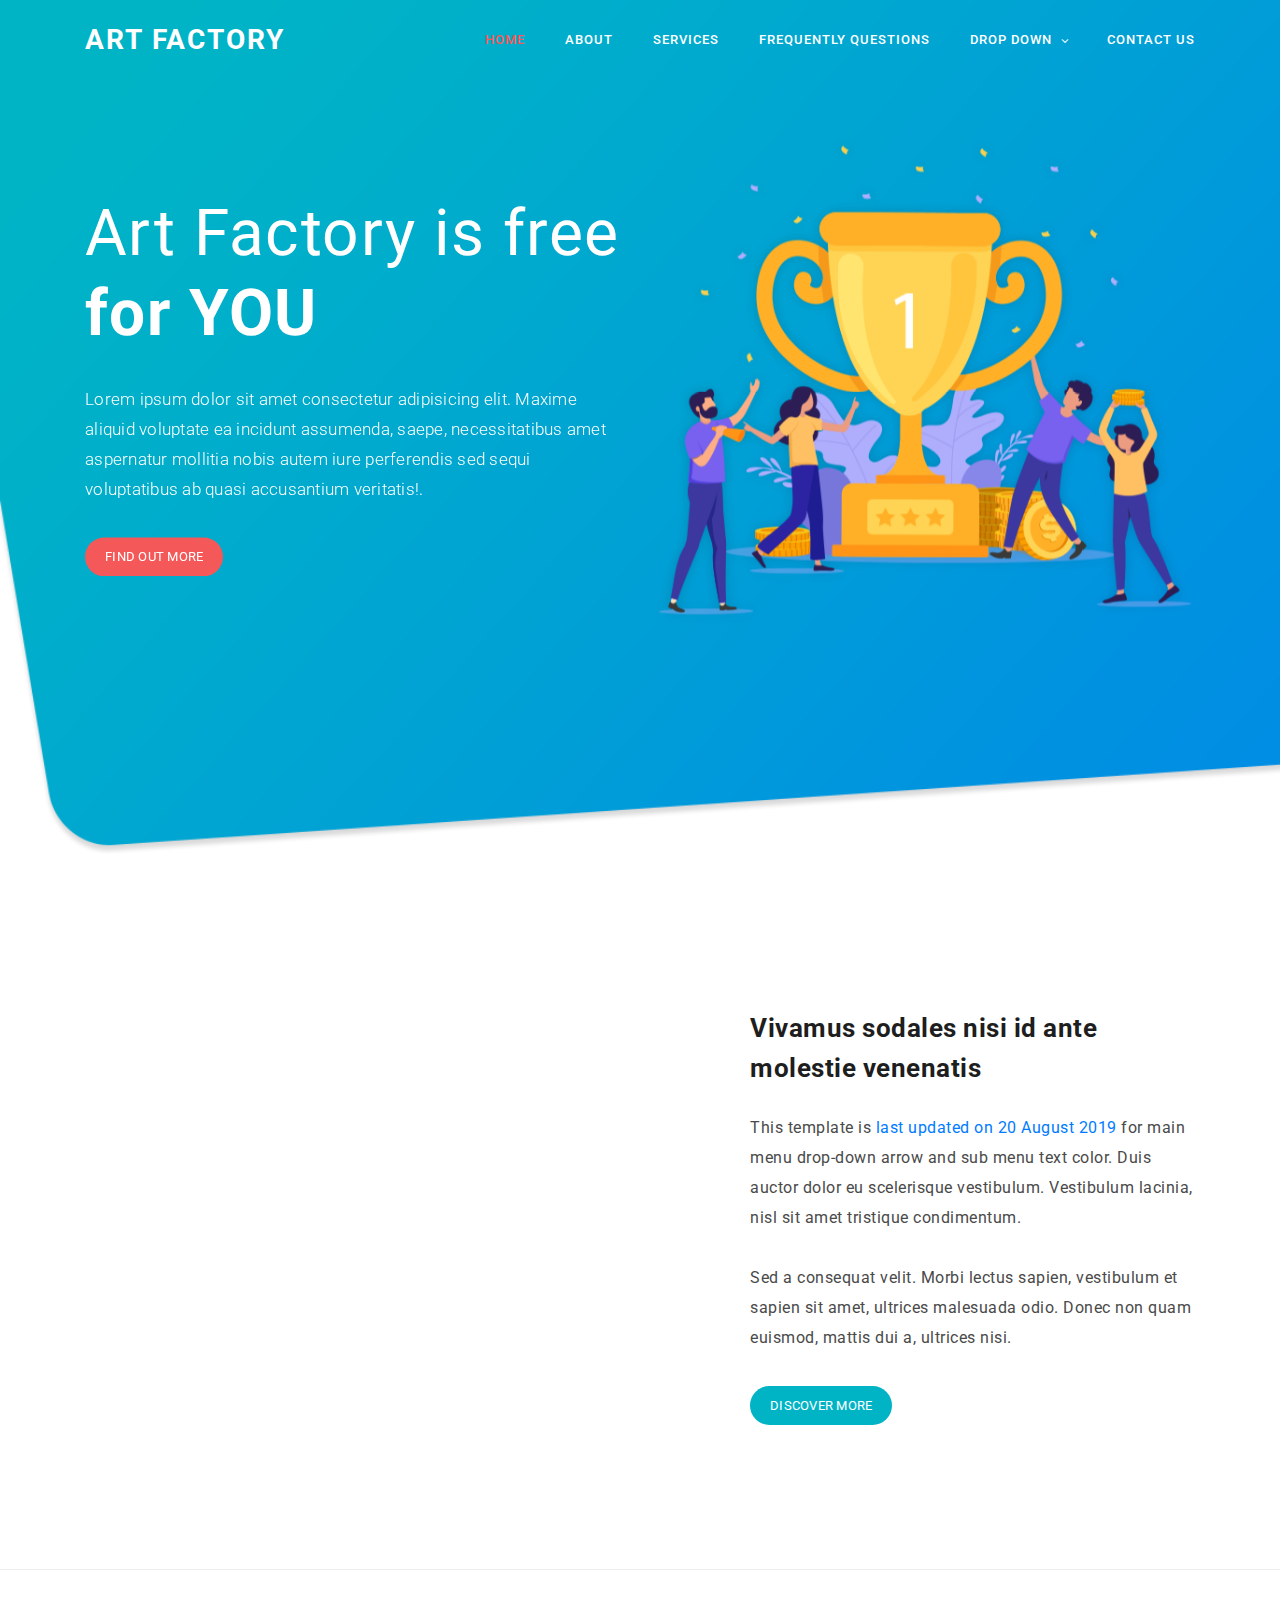
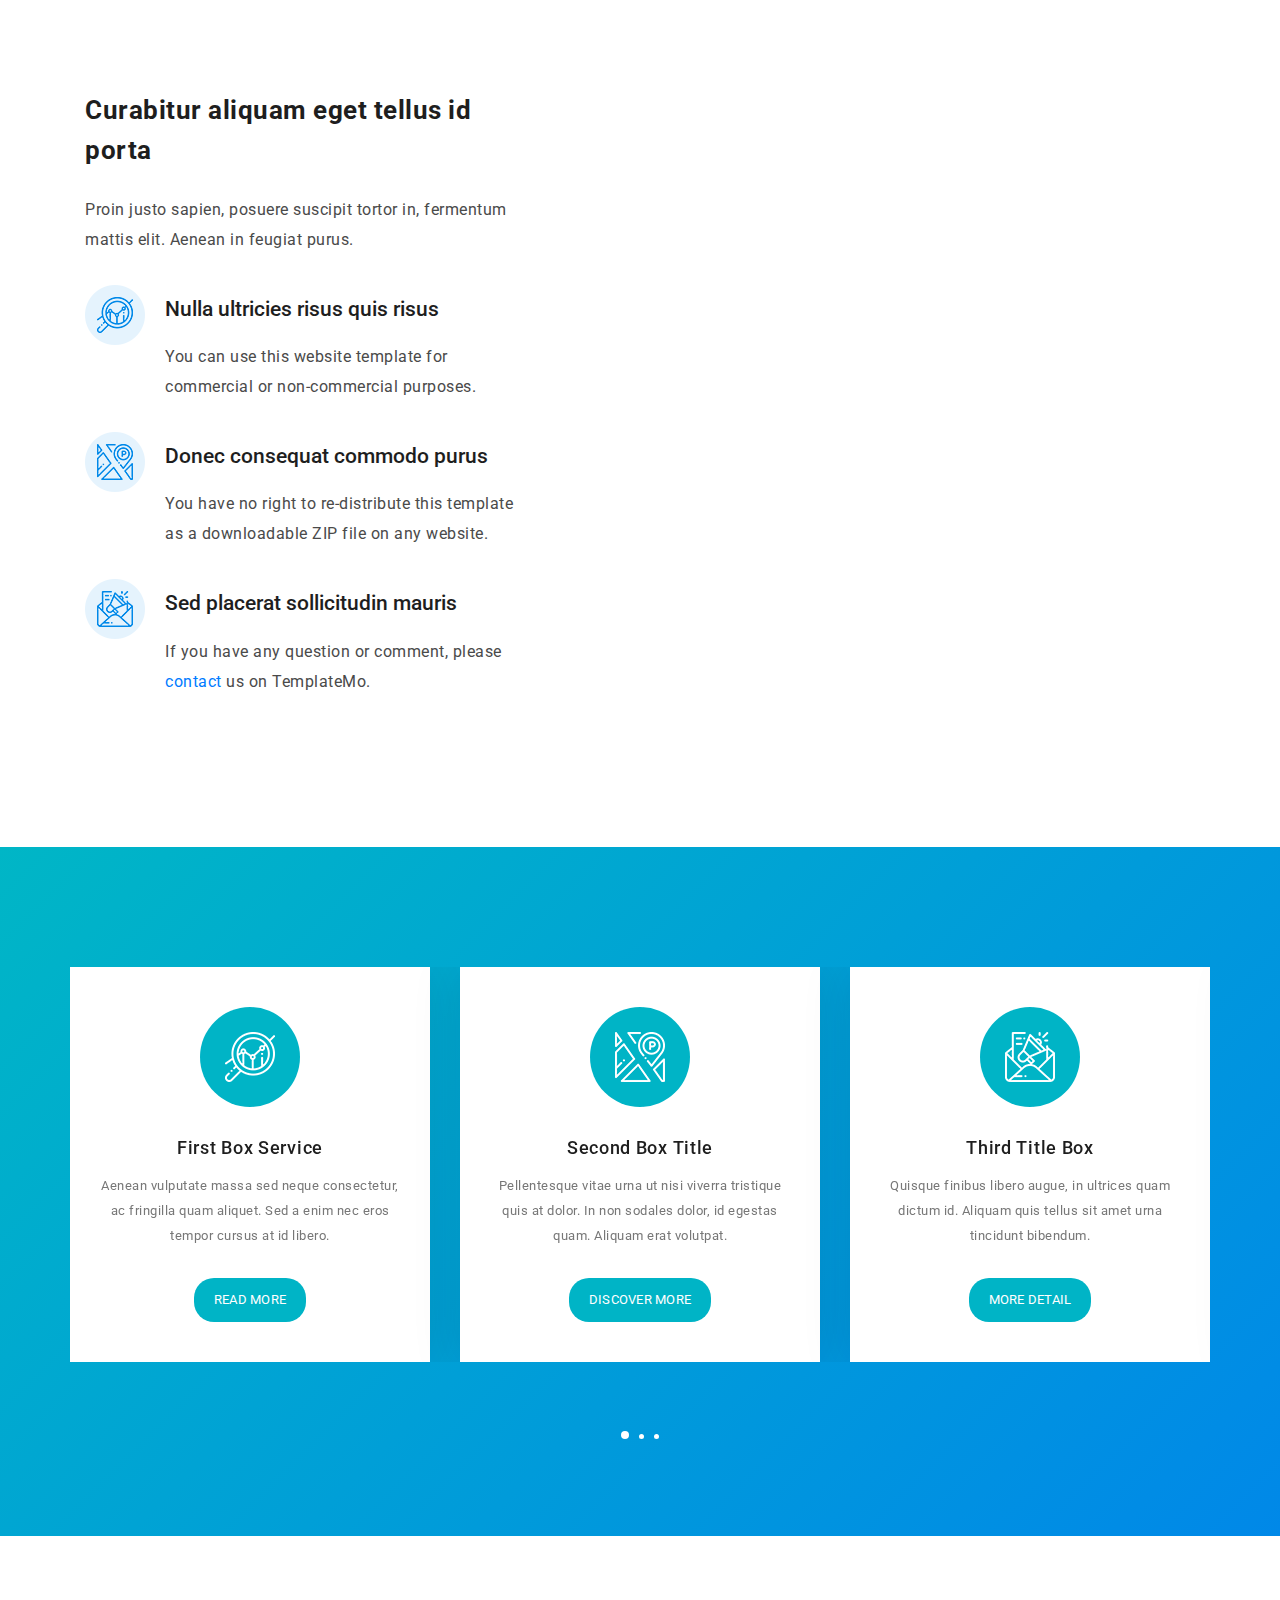
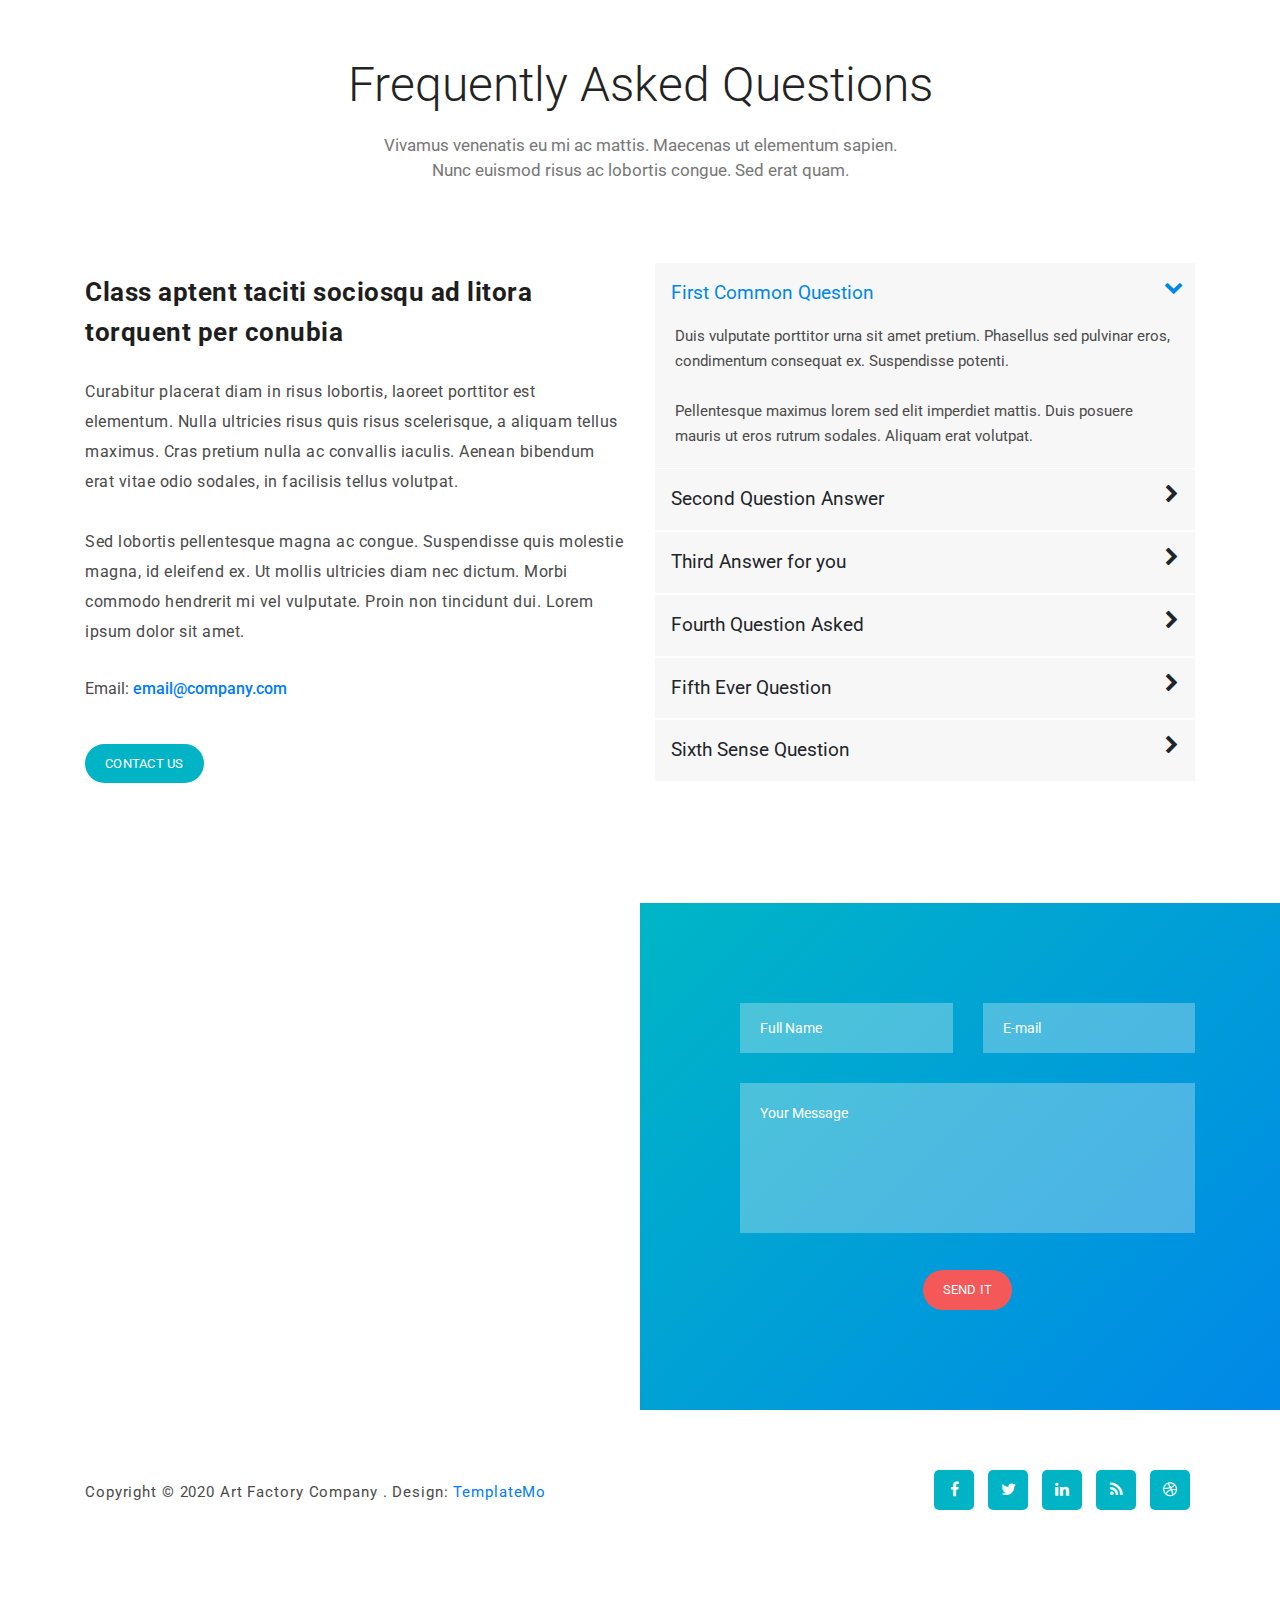
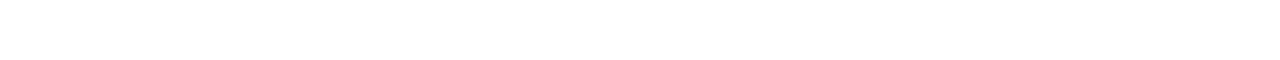
<file: Landing page/index.html>
<!DOCTYPE html>
<html lang="en">

<head>

    <meta charset="utf-8">
    <meta name="viewport" content="width=device-width, initial-scale=1, shrink-to-fit=no">
    <meta name="description" content="">
    <meta name="author" content="Template Mo">
    <link href="https://fonts.googleapis.com/css?family=Roboto:100,300,400,500,700,900" rel="stylesheet">

    <title>Art Factory HTML CSS</title>
    <!--

ART FACTORY

https://templatemo.com/tm-537-art-factory

-->
    <!-- Additional CSS Files -->
    <link rel="stylesheet" type="text/css" href="assets/css/bootstrap.min.css">
    <link rel="stylesheet" type="text/css" href="assets/css/font-awesome.css">
    <link rel="stylesheet" type="text/css" href="assets/css/templatemo-art-factory.css">
    <link rel="stylesheet" type="text/css" href="assets/css/owl-carousel.css">

</head>

<body>

    <!-- ***** Preloader Start ***** -->
    <div id="preloader">
        <div class="jumper">
            <div></div>
            <div></div>
            <div></div>
        </div>
    </div>
    <!-- ***** Preloader End ***** -->


    <!-- ***** Header Area Start ***** -->
    <header class="header-area header-sticky">
        <div class="container">
            <div class="row">
                <div class="col-12">
                    <nav class="main-nav">
                        <!-- ***** Logo Start ***** -->
                        <a href="#" class="logo">Art Factory</a>
                        <!-- ***** Logo End ***** -->
                        <!-- ***** Menu Start ***** -->
                        <ul class="nav">
                            <li class="scroll-to-section"><a href="#welcome" class="active">Home</a></li>
                            <li class="scroll-to-section"><a href="#about">About</a></li>
                            <li class="scroll-to-section"><a href="#services">Services</a></li>
                            <li class="scroll-to-section"><a href="#frequently-question">Frequently Questions</a></li>
                            <li class="submenu">
                                <a href="javascript:;">Drop Down</a>
                                <ul>
                                    <li><a href="">About Us</a></li>
                                    <li><a href="">Features</a></li>
                                    <li><a href="">FAQ's</a></li>
                                    <li><a href="">Blog</a></li>
                                </ul>
                            </li>
                            <li class="scroll-to-section"><a href="#contact-us">Contact Us</a></li>
                        </ul>
                        <a class='menu-trigger'>
                            <span>Menu</span>
                        </a>
                        <!-- ***** Menu End ***** -->
                    </nav>
                </div>
            </div>
        </div>
    </header>
    <!-- ***** Header Area End ***** -->


    <!-- ***** Welcome Area Start ***** -->
    <div class="welcome-area" id="welcome">

        <!-- ***** Header Text Start ***** -->
        <div class="header-text">
            <div class="container">
                <div class="row">
                    <div class="left-text col-lg-6 col-md-6 col-sm-12 col-xs-12"
                        data-scroll-reveal="enter left move 30px over 0.6s after 0.4s">
                        <h1>Art Factory is free <strong>for YOU</strong></h1>
                        <p>Lorem ipsum dolor sit amet consectetur adipisicing elit. Maxime aliquid voluptate ea incidunt
                            assumenda, saepe, necessitatibus amet aspernatur mollitia nobis autem iure perferendis sed
                            sequi voluptatibus ab quasi accusantium veritatis!.</p>
                        <a href="#about" class="main-button-slider">Find Out More</a>
                    </div>  
                    <div class="col-lg-6 col-md-6 col-sm-12 col-xs-12"
                        data-scroll-reveal="enter right move 30px over 0.6s after 0.4s">
                        <img src="assets/images/slider-icon.png" class="rounded img-fluid d-block mx-auto"
                            alt="First Vector Graphic">
                    </div>
                </div>
            </div>
        </div>
        <!-- ***** Header Text End ***** -->
    </div>
    <!-- ***** Welcome Area End ***** -->


    <!-- ***** Features Big Item Start ***** -->
    <section class="section" id="about">
        <div class="container">
            <div class="row">
                <div class="col-lg-7 col-md-12 col-sm-12"
                    data-scroll-reveal="enter left move 30px over 0.6s after 0.4s">
                    <img src="assets/images/left-image.png" class="rounded img-fluid d-block mx-auto" alt="App">
                </div>
                <div class="right-text col-lg-5 col-md-12 col-sm-12 mobile-top-fix">
                    <div class="left-heading">
                        <h5>Vivamus sodales nisi id ante molestie venenatis</h5>
                    </div>
                    <div class="left-text">
                        <p>This template is <a href="#">last updated on 20 August 2019 </a>for main menu drop-down arrow
                            and sub menu text color. Duis auctor dolor eu scelerisque vestibulum. Vestibulum lacinia,
                            nisl sit amet tristique condimentum. <br><br>
                            Sed a consequat velit. Morbi lectus sapien, vestibulum et sapien sit amet, ultrices
                            malesuada odio. Donec non quam euismod, mattis dui a, ultrices nisi.</p>
                        <a href="#about2" class="main-button">Discover More</a>
                    </div>
                </div>
            </div>
            <div class="row">
                <div class="col-lg-12">
                    <div class="hr"></div>
                </div>
            </div>
        </div>
    </section>
    <!-- ***** Features Big Item End ***** -->


    <!-- ***** Features Big Item Start ***** -->
    <section class="section" id="about2">
        <div class="container">
            <div class="row">
                <div class="left-text col-lg-5 col-md-12 col-sm-12 mobile-bottom-fix">
                    <div class="left-heading">
                        <h5>Curabitur aliquam eget tellus id porta</h5>
                    </div>
                    <p>Proin justo sapien, posuere suscipit tortor in, fermentum mattis elit. Aenean in feugiat purus.
                    </p>
                    <ul>
                        <li>
                            <img src="assets/images/about-icon-01.png" alt="">
                            <div class="text">
                                <h6>Nulla ultricies risus quis risus</h6>
                                <p>You can use this website template for commercial or non-commercial purposes.</p>
                            </div>
                        </li>
                        <li>
                            <img src="assets/images/about-icon-02.png" alt="">
                            <div class="text">
                                <h6>Donec consequat commodo purus</h6>
                                <p>You have no right to re-distribute this template as a downloadable ZIP file on any
                                    website.</p>
                            </div>
                        </li>
                        <li>
                            <img src="assets/images/about-icon-03.png" alt="">
                            <div class="text">
                                <h6>Sed placerat sollicitudin mauris</h6>
                                <p>If you have any question or comment, please <a rel="nofollow"
                                        href="https://templatemo.com/contact">contact</a> us on TemplateMo.</p>
                            </div>
                        </li>
                    </ul>
                </div>
                <div class="right-image col-lg-7 col-md-12 col-sm-12 mobile-bottom-fix-big"
                    data-scroll-reveal="enter right move 30px over 0.6s after 0.4s">
                    <img src="assets/images/right-image.png" class="rounded img-fluid d-block mx-auto" alt="App">
                </div>
            </div>
        </div>
    </section>
    <!-- ***** Features Big Item End ***** -->


    <!-- ***** Features Small Start ***** -->
    <section class="section" id="services">
        <div class="container">
            <div class="row">
                <div class="owl-carousel owl-theme">
                    <div class="item service-item">
                        <div class="icon">
                            <i><img src="assets/images/service-icon-01.png" alt=""></i>
                        </div>
                        <h5 class="service-title">First Box Service</h5>
                        <p>Aenean vulputate massa sed neque consectetur, ac fringilla quam aliquet. Sed a enim nec eros
                            tempor cursus at id libero.</p>
                        <a href="#" class="main-button">Read More</a>
                    </div>
                    <div class="item service-item">
                        <div class="icon">
                            <i><img src="assets/images/service-icon-02.png" alt=""></i>
                        </div>
                        <h5 class="service-title">Second Box Title</h5>
                        <p>Pellentesque vitae urna ut nisi viverra tristique quis at dolor. In non sodales dolor, id
                            egestas quam. Aliquam erat volutpat. </p>
                        <a href="#" class="main-button">Discover More</a>
                    </div>
                    <div class="item service-item">
                        <div class="icon">
                            <i><img src="assets/images/service-icon-03.png" alt=""></i>
                        </div>
                        <h5 class="service-title">Third Title Box</h5>
                        <p>Quisque finibus libero augue, in ultrices quam dictum id. Aliquam quis tellus sit amet urna
                            tincidunt bibendum.</p>
                        <a href="#" class="main-button">More Detail</a>
                    </div>
                    <div class="item service-item">
                        <div class="icon">
                            <i><img src="assets/images/service-icon-02.png" alt=""></i>
                        </div>
                        <h5 class="service-title">Fourth Service Box</h5>
                        <p>Fusce sollicitudin feugiat risus, tempus faucibus arcu blandit nec. Duis auctor dolor eu
                            scelerisque vestibulum.</p>
                        <a href="#" class="main-button">Read More</a>
                    </div>
                    <div class="item service-item">
                        <div class="icon">
                            <i><img src="assets/images/service-icon-01.png" alt=""></i>
                        </div>
                        <h5 class="service-title">Fifth Service Title</h5>
                        <p>Curabitur aliquam eget tellus id porta. Proin justo sapien, posuere suscipit tortor in,
                            fermentum mattis elit.</p>
                        <a href="#" class="main-button">Discover</a>
                    </div>
                    <div class="item service-item">
                        <div class="icon">
                            <i><img src="assets/images/service-icon-03.png" alt=""></i>
                        </div>
                        <h5 class="service-title">Sixth Box Title</h5>
                        <p>Ut nibh velit, aliquam vitae pellentesque nec, convallis vitae lacus. Aliquam porttitor urna
                            ut pellentesque.</p>
                        <a href="#" class="main-button">Detail</a>
                    </div>
                    <div class="item service-item">
                        <div class="icon">
                            <i><img src="assets/images/service-icon-01.png" alt=""></i>
                        </div>
                        <h5 class="service-title">Seventh Title Box</h5>
                        <p>Sed a consequat velit. Morbi lectus sapien, vestibulum et sapien sit amet, ultrices malesuada
                            odio. Donec non quam.</p>
                        <a href="#" class="main-button">Read More</a>
                    </div>
                </div>
            </div>
        </div>
    </section>
    <!-- ***** Features Small End ***** -->


    <!-- ***** Frequently Question Start ***** -->
    <section class="section" id="frequently-question">
        <div class="container">
            <!-- ***** Section Title Start ***** -->
            <div class="row">
                <div class="col-lg-12">
                    <div class="section-heading">
                        <h2>Frequently Asked Questions</h2>
                    </div>
                </div>
                <div class="offset-lg-3 col-lg-6">
                    <div class="section-heading">
                        <p>Vivamus venenatis eu mi ac mattis. Maecenas ut elementum sapien. Nunc euismod risus ac
                            lobortis congue. Sed erat quam.</p>
                    </div>
                </div>
            </div>
            <!-- ***** Section Title End ***** -->

            <div class="row">
                <div class="left-text col-lg-6 col-md-6 col-sm-12">
                    <h5>Class aptent taciti sociosqu ad litora torquent per conubia</h5>
                    <div class="accordion-text">
                        <p>Curabitur placerat diam in risus lobortis, laoreet porttitor est elementum. Nulla ultricies
                            risus quis risus scelerisque, a aliquam tellus maximus. Cras pretium nulla ac convallis
                            iaculis. Aenean bibendum erat vitae odio sodales, in facilisis tellus volutpat.</p>
                        <p>Sed lobortis pellentesque magna ac congue. Suspendisse quis molestie magna, id eleifend ex.
                            Ut mollis ultricies diam nec dictum. Morbi commodo hendrerit mi vel vulputate. Proin non
                            tincidunt dui. Lorem ipsum dolor sit amet.</p>
                        <span>Email: <a href="#">email@company.com</a><br></span>
                        <a href="#contact-us" class="main-button">Contact Us</a>
                    </div>
                </div>
                <div class="col-lg-6 col-md-6 col-sm-12">
                    <div class="accordions is-first-expanded">
                        <article class="accordion">
                            <div class="accordion-head">
                                <span>First Common Question</span>
                                <span class="icon">
                                    <i class="icon fa fa-chevron-right"></i>
                                </span>
                            </div>
                            <div class="accordion-body">
                                <div class="content">
                                    <p>Duis vulputate porttitor urna sit amet pretium. Phasellus sed pulvinar eros,
                                        condimentum consequat ex. Suspendisse potenti.
                                        <br><br>
                                        Pellentesque maximus lorem sed elit imperdiet mattis. Duis posuere mauris ut
                                        eros rutrum sodales. Aliquam erat volutpat.
                                    </p>
                                </div>
                            </div>
                        </article>
                        <article class="accordion">
                            <div class="accordion-head">
                                <span>Second Question Answer</span>
                                <span class="icon">
                                    <i class="icon fa fa-chevron-right"></i>
                                </span>
                            </div>
                            <div class="accordion-body">
                                <div class="content">
                                    <p>Sed odio elit, cursus sed consequat at, rutrum eget augue. Cras ac eros iaculis,
                                        tempor quam sit amet, scelerisque mi. Quisque eu risus eget nunc porttitor
                                        vestibulum at a ante.
                                        <br><br>
                                        Praesent ut placerat turpis, vel pellentesque dolor. Sed rutrum eleifend tortor,
                                        eu luctus orci sagittis in. In blandit fringilla mollis.
                                    </p>
                                </div>
                            </div>
                        </article>
                        <article class="accordion">
                            <div class="accordion-head">
                                <span>Third Answer for you</span>
                                <span class="icon">
                                    <i class="icon fa fa-chevron-right"></i>
                                </span>
                            </div>
                            <div class="accordion-body">
                                <div class="content">
                                    <p>Proin feugiat ante ut vulputate rutrum. Nam quis erat turpis. Nullam maximus
                                        pharetra lorem, eu condimentum est iaculis ut. Pellentesque mattis ultrices
                                        dignissim.
                                        <br><br>
                                        Etiam et enim finibus, feugiat massa efficitur, finibus sapien. Sed cursus lacus
                                        quis arcu scelerisque, eget ornare risus maximus. Aenean non lectus id odio
                                        rhoncus pharetra.
                                    </p>
                                </div>
                            </div>
                        </article>
                        <article class="accordion">
                            <div class="accordion-head">
                                <span>Fourth Question Asked</span>
                                <span class="icon">
                                    <i class="icon fa fa-chevron-right"></i>
                                </span>
                            </div>
                            <div class="accordion-body">
                                <div class="content">
                                    <p>Phasellus eu purus ornare, eleifend orci nec, egestas nulla. Sed sed aliquet
                                        sapien. Proin placerat, ipsum eu posuere blandit, tellus quam consectetur nisi,
                                        id sollicitudin diam ex at nisi.
                                        <br><br>
                                        Aenean fermentum eget turpis egestas semper. Sed finibus mollis venenatis.
                                        Praesent at sem in massa iaculis pharetra.
                                    </p>
                                </div>
                            </div>
                        </article>
                        <article class="accordion">
                            <div class="accordion-head">
                                <span>Fifth Ever Question</span>
                                <span class="icon">
                                    <i class="icon fa fa-chevron-right"></i>
                                </span>
                            </div>
                            <div class="accordion-body">
                                <div class="content">
                                    <p>Quisque aliquet ipsum ut magna rhoncus, euismod lacinia elit rhoncus. Sed sapien
                                        elit, mollis ut ultricies quis, fermentum nec ante.
                                        <br><br>
                                        Sed nec ex nec tortor fermentum sollicitudin id ut ligula. Ut sagittis rutrum
                                        lectus, non sagittis ante euismod eu.
                                    </p>
                                </div>
                            </div>
                        </article>
                        <article class="accordion">
                            <div class="accordion-head">
                                <span>Sixth Sense Question</span>
                                <span class="icon">
                                    <i class="icon fa fa-chevron-right"></i>
                                </span>
                            </div>
                            <div class="accordion-body">
                                <div class="content">
                                    <p>Suspendisse potenti. Ut dapibus leo ut massa vulputate semper. Pellentesque
                                        maximus lorem sed elit imperdiet mattis. Duis posuere mauris ut eros rutrum
                                        sodales. Aliquam erat volutpat.</p>
                                </div>
                            </div>
                        </article>
                    </div>
                </div>
            </div>
        </div>
    </section>
    <!-- ***** Frequently Question End ***** -->


    <!-- ***** Contact Us Start ***** -->
    <section class="section" id="contact-us">
        <div class="container-fluid">
            <div class="row">
                <!-- ***** Contact Map Start ***** -->
                <div class="col-lg-6 col-md-6 col-sm-12">
                    <div id="map">
                        <!-- How to change your own map point
                           1. Go to Google Maps
                           2. Click on your location point
                           3. Click "Share" and choose "Embed map" tab
                           4. Copy only URL and paste it within the src="" field below
                    -->
                        <iframe
                            src="https://www.google.com/maps/embed?pb=!1m18!1m12!1m3!1d1197183.8373802372!2d-1.9415093691103689!3d6.781986417238027!2m3!1f0!2f0!3f0!3m2!1i1024!2i768!4f13.1!3m3!1m2!1s0xfdb96f349e85efd%3A0xb8d1e0b88af1f0f5!2sKumasi+Central+Market!5e0!3m2!1sen!2sth!4v1532967884907"
                            width="100%" height="500px" frameborder="0" style="border:0" allowfullscreen></iframe>
                    </div>
                </div>
                <!-- ***** Contact Map End ***** -->

                <!-- ***** Contact Form Start ***** -->
                <div class="col-lg-6 col-md-6 col-sm-12">
                    <div class="contact-form">
                        <form id="contact" action="" method="post">
                            <div class="row">
                                <div class="col-md-6 col-sm-12">
                                    <fieldset>
                                        <input name="name" type="text" id="name" placeholder="Full Name" required=""
                                            class="contact-field">
                                    </fieldset>
                                </div>
                                <div class="col-md-6 col-sm-12">
                                    <fieldset>
                                        <input name="email" type="text" id="email" placeholder="E-mail" required=""
                                            class="contact-field">
                                    </fieldset>
                                </div>
                                <div class="col-lg-12">
                                    <fieldset>
                                        <textarea name="message" rows="6" id="message" placeholder="Your Message"
                                            required="" class="contact-field"></textarea>
                                    </fieldset>
                                </div>
                                <div class="col-lg-12">
                                    <fieldset>
                                        <button type="submit" id="form-submit" class="main-button">Send It</button>
                                    </fieldset>
                                </div>
                            </div>
                        </form>
                    </div>
                </div>
                <!-- ***** Contact Form End ***** -->
            </div>
        </div>
    </section>
    <!-- ***** Contact Us End ***** -->


    <!-- ***** Footer Start ***** -->
    <footer>
        <div class="container">
            <div class="row">
                <div class="col-lg-7 col-md-12 col-sm-12">
                    <p class="copyright">Copyright &copy; 2020 Art Factory Company

                        . Design: <a rel="nofollow" href="https://templatemo.com">TemplateMo</a></p>
                </div>
                <div class="col-lg-5 col-md-12 col-sm-12">
                    <ul class="social">
                        <li><a href="#"><i class="fa fa-facebook"></i></a></li>
                        <li><a href="#"><i class="fa fa-twitter"></i></a></li>
                        <li><a href="#"><i class="fa fa-linkedin"></i></a></li>
                        <li><a href="#"><i class="fa fa-rss"></i></a></li>
                        <li><a href="#"><i class="fa fa-dribbble"></i></a></li>
                    </ul>
                </div>
            </div>
        </div>
    </footer>

    <!-- jQuery -->
    <script src="assets/js/jquery-2.1.0.min.js"></script>

    <!-- Bootstrap -->
    <script src="assets/js/popper.js"></script>
    <script src="assets/js/bootstrap.min.js"></script>

    <!-- Plugins -->
    <script src="assets/js/owl-carousel.js"></script>
    <script src="assets/js/scrollreveal.min.js"></script>
    <script src="assets/js/waypoints.min.js"></script>
    <script src="assets/js/jquery.counterup.min.js"></script>
    <script src="assets/js/imgfix.min.js"></script>

    <!-- Global Init -->
    <script src="assets/js/custom.js"></script>

</body>

</html>
</file>
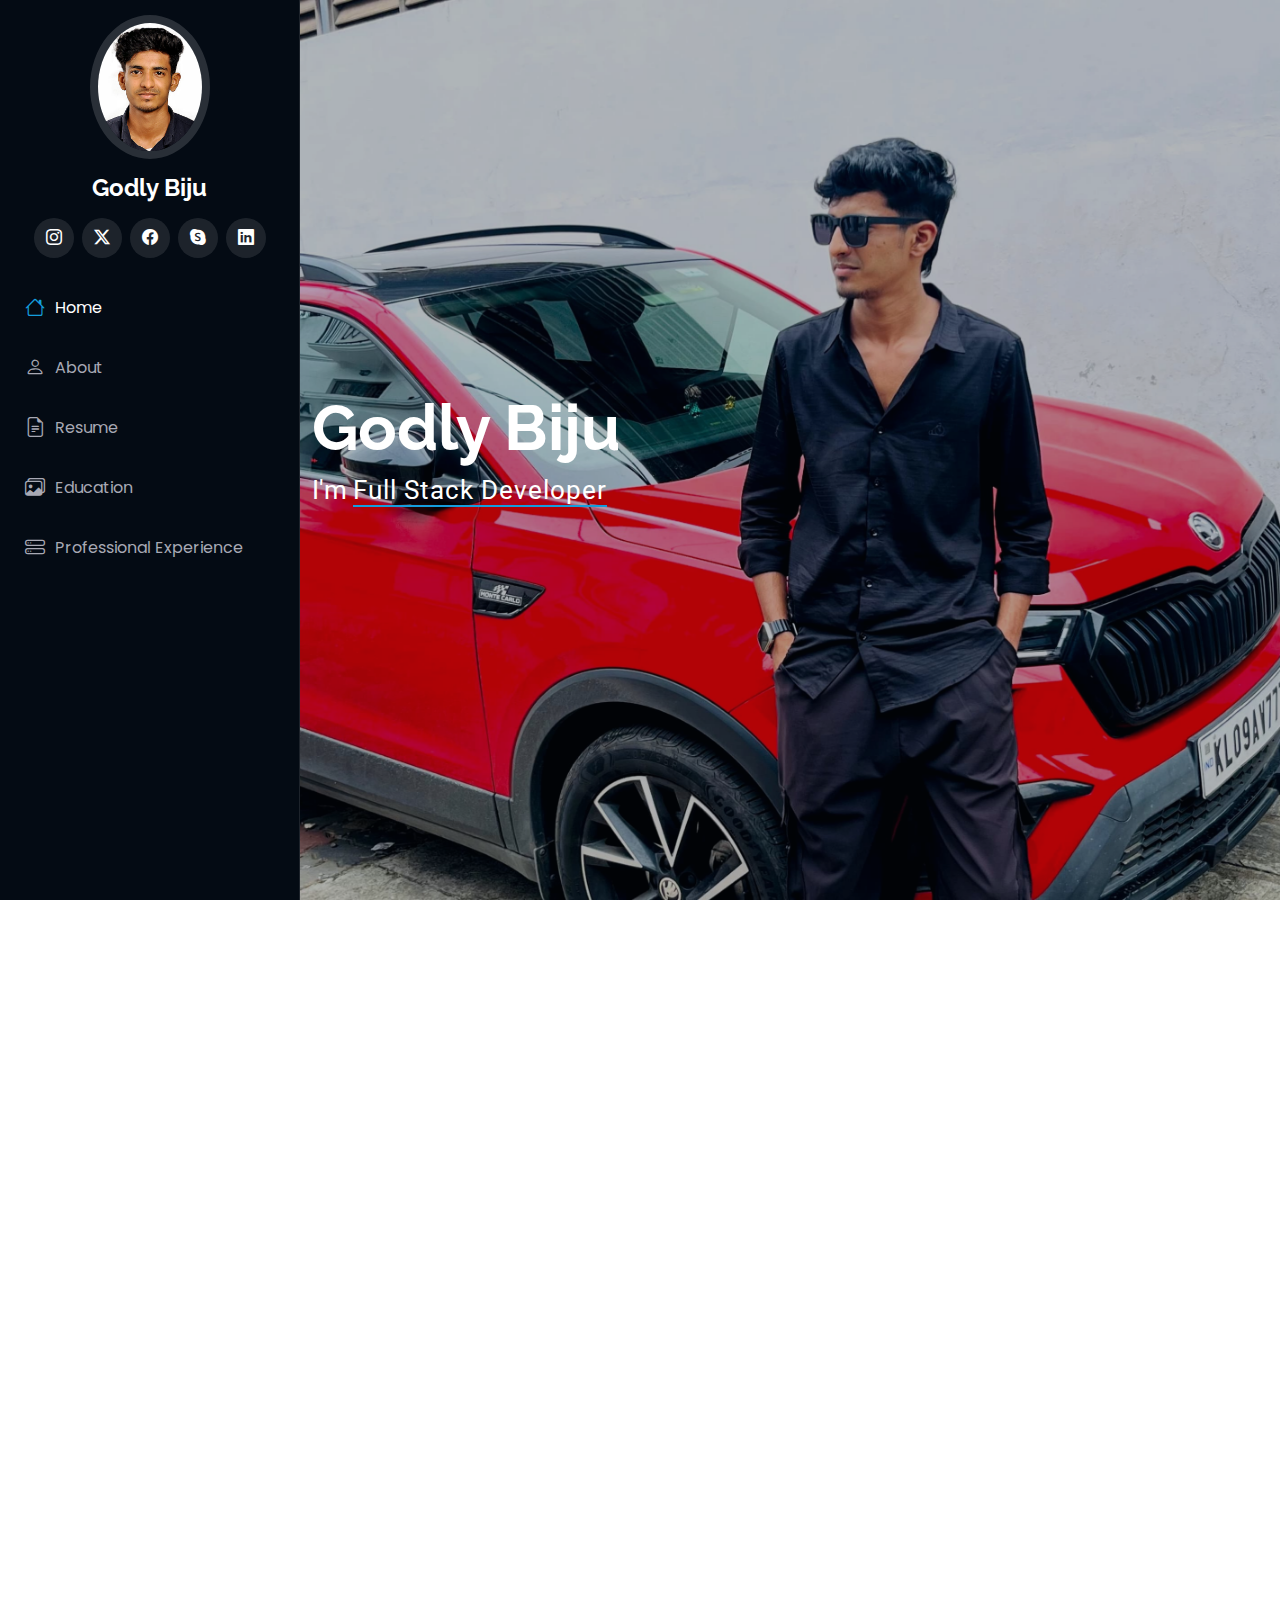
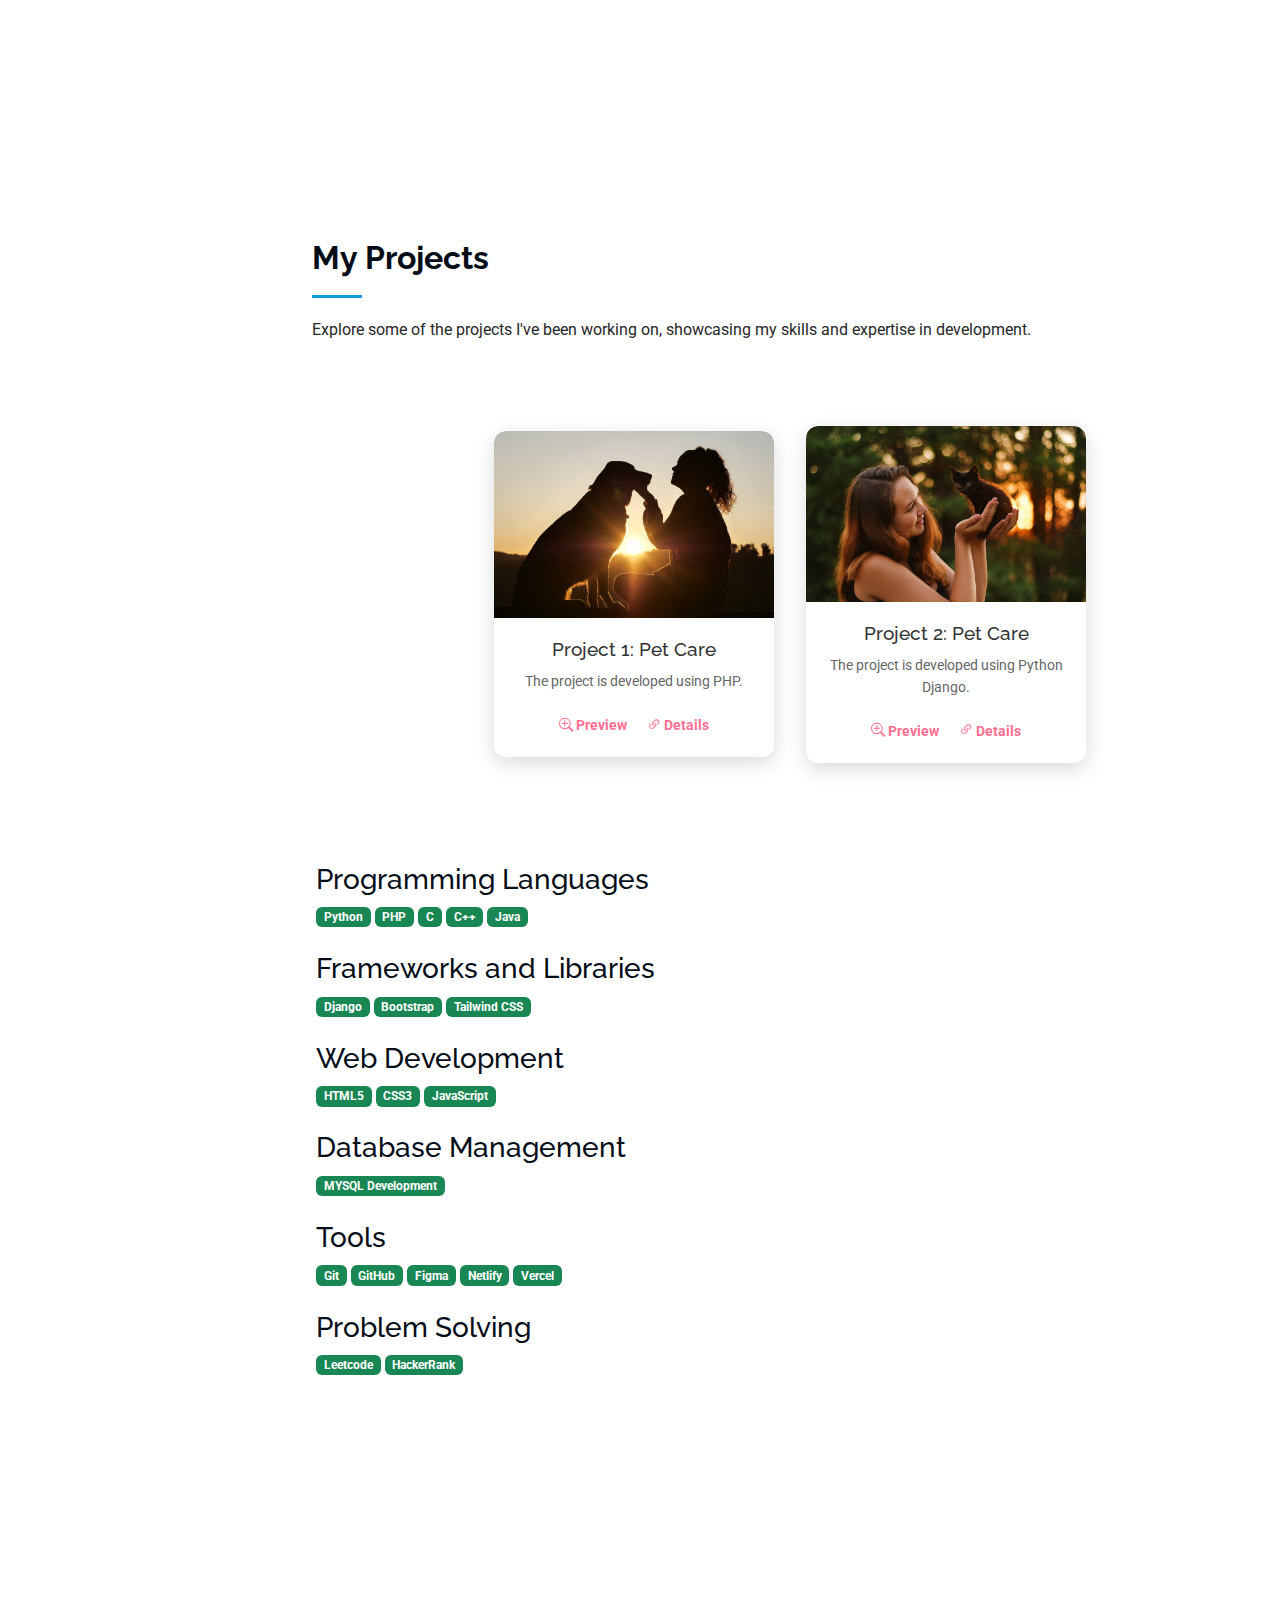
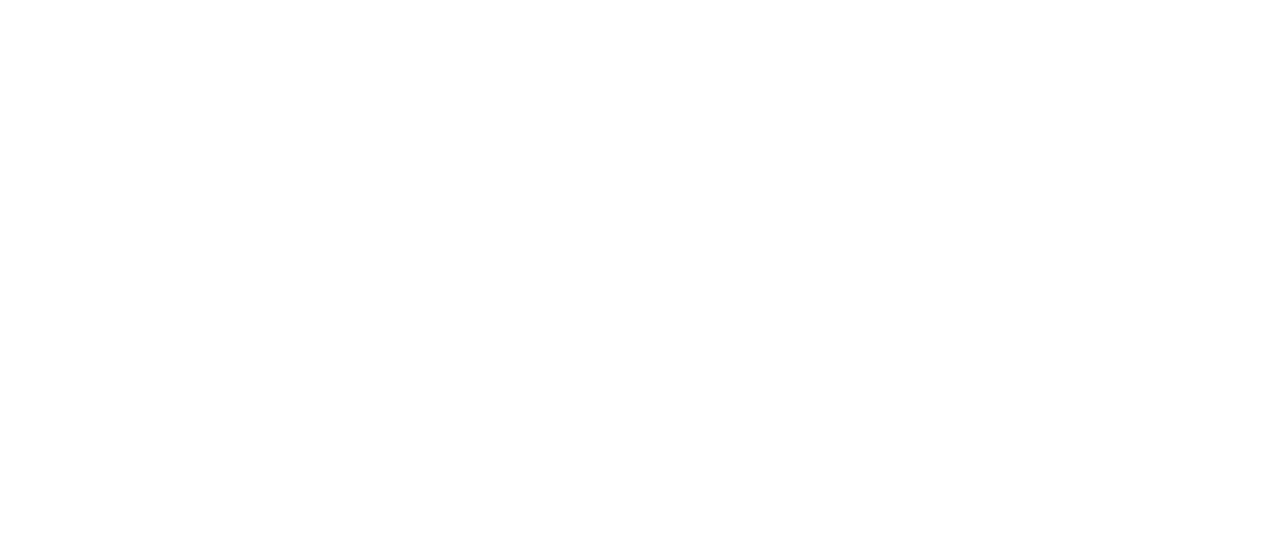
<file: portfolio/index.html>
<!DOCTYPE html>
<html lang="en">

<head>
  <meta charset="utf-8">
  <meta content="width=device-width, initial-scale=1.0" name="viewport">
  <title>Portfolio</title>
  <meta content="" name="description">
  <meta content="" name="keywords">

  <!-- Favicons -->
  <link href="assets/img/favicon.png" rel="icon">
  <link href="assets/img/apple-touch-icon.png" rel="apple-touch-icon">

  <!-- Fonts -->
  <link href="https://fonts.googleapis.com" rel="preconnect">
  <link href="https://fonts.gstatic.com" rel="preconnect" crossorigin>
  <link
    href="https://fonts.googleapis.com/css2?family=Roboto:ital,wght@0,100;0,300;0,400;0,500;0,700;0,900;1,100;1,300;1,400;1,500;1,700;1,900&family=Poppins:ital,wght@0,100;0,200;0,300;0,400;0,500;0,600;0,700;0,800;0,900;1,100;1,200;1,300;1,400;1,500;1,600;1,700;1,800;1,900&family=Raleway:ital,wght@0,100;0,200;0,300;0,400;0,500;0,600;0,700;0,800;0,900;1,100;1,200;1,300;1,400;1,500;1,600;1,700;1,800;1,900&display=swap"
    rel="stylesheet">

  <!-- Vendor CSS Files -->
  <link href="assets/vendor/bootstrap/css/bootstrap.min.css" rel="stylesheet">
  <link href="assets/vendor/bootstrap-icons/bootstrap-icons.css" rel="stylesheet">
  <link href="assets/vendor/aos/aos.css" rel="stylesheet">
  <link href="assets/vendor/glightbox/css/glightbox.min.css" rel="stylesheet">
  <link href="assets/vendor/swiper/swiper-bundle.min.css" rel="stylesheet">

  <!-- Main CSS File -->
  <link href="assets/css/main.css" rel="stylesheet">

  <style>
        /* General Styles */
       

       
        /* Project Card Styling */
        .project-card {
            width: 280px;
            background: #fff;
            border-radius: 12px;
            box-shadow: 0 6px 20px rgba(0, 0, 0, 0.15);
            overflow: hidden;
            transition: transform 0.3s, box-shadow 0.3s;
            position: relative;
        }

        .project-card:hover {
            transform: translateY(-10px);
            box-shadow: 0 10px 25px rgba(0, 0, 0, 0.3);
        }

        .project-image-container {
            overflow: hidden;
            border-radius: 12px 12px 0 0;
        }

        .project-image {
            width: 100%;
            height: auto;
            transition: transform 0.3s;
        }

        .project-card:hover .project-image {
            transform: scale(1.05);
        }

        .project-card-body {
            padding: 20px;
            text-align: center;
        }

        .project-card-body h4 {
            font-size: 1.2em;
            margin-bottom: 10px;
            color: #333;
        }

        .project-card-body p {
            color: #666;
            font-size: 0.9em;
            margin-bottom: 20px;
        }

        .project-links a {
            text-decoration: none;
            font-size: 0.9em;
            font-weight: bold;
            color: #ff6f91;
            margin: 0 8px;
            transition: color 0.3s;
        }

        .project-links a:hover {
            color: #ff9671;
        }

        /* Pseudo Classes for Project Cards */
        .project-card::before {
            content: '';
            position: absolute;
            top: 0;
            left: 0;
            right: 0;
            bottom: 0;
            background: linear-gradient(to right, rgba(0, 0, 0, 0.05), rgba(0, 0, 0, 0.1));
            z-index: -1;
            opacity: 0;
            transition: opacity 0.3s;
        }

        .project-card:hover::before {
            opacity: 1;
        }
    </style>

  <!-- =======================================================
  * Template Name: iPortfolio
  * Template URL: https://bootstrapmade.com/iportfolio-bootstrap-portfolio-websites-template/
  * Updated: Jun 29 2024 with Bootstrap v5.3.3
  * Author: BootstrapMade.com
  * License: https://bootstrapmade.com/license/
  ======================================================== -->
</head>

<body class="index-page">

  <header id="header" class="header dark-background d-flex flex-column">
    <i class="header-toggle d-xl-none bi bi-list"></i>

    <div class="profile-img">
      <img src="assets/img/godly.jpg" alt="" class="img-fluid rounded-circle">
    </div>

    <a href="index.html" class="logo d-flex align-items-center justify-content-center">
      <!-- Uncomment the line below if you also wish to use an image logo -->
      <!-- <img src="assets/img/logo.png" alt=""> -->
      <h1 class="sitename">Godly Biju</h1>
    </a>

    <div class="social-links text-center">
      <a href="https://www.instagram.com/godly.__/" class="instagram"><i class="bi bi-instagram"></i></a>
      <a href="#" class="twitter"><i class="bi bi-twitter-x"></i></a>
      <a href="#" class="facebook"><i class="bi bi-facebook"></i></a> 
      <a href="#" class="google-plus"><i class="bi bi-skype"></i></a>
      <a href="www.linkedin.com/in/godly-biju" class="linkedin"><i class="bi bi-linkedin"></i></a>
    </div>

    <nav id="navmenu" class="navmenu">
      <ul>
        <li><a href="#hero" class="active"><i class="bi bi-house navicon"></i>Home</a></li>
        <li><a href="#about"><i class="bi bi-person navicon"></i> About</a></li>
        <li><a href="#resume"><i class="bi bi-file-earmark-text navicon"></i> Resume</a></li>
        <li><a href="#Education"><i class="bi bi-images navicon"></i> Education</a></li>
        <li><a href="#Professional"><i class="bi bi-hdd-stack navicon"></i> Professional Experience</a></li>
       
    </nav>

  </header>

  <main class="main">

    <!-- Hero Section -->
    <section id="hero" class="hero section dark-background">

      <img src="assets/img/godly6.jpg" alt="" data-aos="fade-in" class="">

      <div class="container" data-aos="fade-up" data-aos-delay="100">
        <h2>Godly Biju</h2>
        <p>I'm <span class="typed">Full Stack Developer</span><span class="typed-cursor typed-cursor--blink"
            aria-hidden="true"></span><span class="typed-cursor typed-cursor--blink" aria-hidden="true"></span></p>
      </div>

    </section><!-- /Hero Section -->

    <!-- About Section -->
    <section id="about" class="about section">

      <!-- Section Title -->
      <div class="container section-title" data-aos="fade-up">
        <h2>About</h2>
        <p>I am a passionate software developer with a Bachelor’s degree in Computer Applications from
          Kerala University. Skilled in languages like Python, PHP, Java, C, and C++ I enjoy tackling
          real-world problems through code. With experience in web development frameworks like Django
          and expertise in databases like MySQL, and MongoDB, I’ve built projects like
          "Pet Care" that showcase my versatility and commitment to quality.My expertise extends to both front-end and
          back-end development with experience in MEAN and MERN stacks.
          Currently, I am seeking an
          entry-level position where I can leverage my technical skills and problem-solving abilities to
          contribute to impactful projects.</p>
      </div><!-- End Section Title -->

      <div class="container" data-aos="fade-up" data-aos-delay="100">

        <div class="row gy-4 justify-content-center">
          <div class="col-lg-4">
            <img src="assets/img/godly5.jpg" class="img-fluid" alt="">
          </div>
          <div class="col-lg-8 content">
            <h2>Full Stack Developer.</h2>
            <p class="fst-italic py-3">
              Versatile Full Stack Developer proficient in building dynamic, user-centric web applications. Skilled in
              both front-end and back-end technologies, with experience in developing scalable and efficient solutions.
              Passionate about creating intuitive user interfaces and robust server-side logic to deliver seamless user
              experiences.
            </p>
            <div class="row">
              <div class="col-lg-5">
                <ul>
                  <li><i class="bi bi-chevron-right"></i> <strong>Birthday:</strong> <span>13 October 2003</span></li>
                  <li><i class="bi bi-chevron-right"></i> <strong>Email:</strong> <span>godlybiju2@gmail.com.com</span>
                  </li>
                  <li><i class="bi bi-chevron-right"></i> <strong>Phone:</strong> <span>+91 9745371542 </span></li>
                  <li><i class="bi bi-chevron-right"></i> <strong>City:</strong> <span>Kollam </span></li>
                </ul>
              </div>
              <div class="col-lg-7">
                <ul>
                  <li><i class="bi bi-chevron-right"></i> <strong>Age:</strong> <span>21</span></li>
                  <li><i class="bi bi-chevron-right"></i> <strong>Degree:</strong> <span>Bachelor's of Computer
                      Application(B.C.A)</span></li>

                  <li><i class="bi bi-chevron-right"></i> <strong>Freelance:</strong> <span>Available</span></li>
                </ul>
              </div>
            </div>
            <p class="py-3">
              Eager to contribute to innovative projects and work in a collaborative environment to develop
              high-quality, scalable applications while continuously honing my technical expertise.
            </p>
          </div>
        </div>

      </div>

    </section><!-- /About Section -->
        



    <!-- My Projects Section -->
    <section id="projects" class="projects section">
        <div class="container section-title">
            <h2>My Projects</h2>
            <p>Explore some of the projects I've been working on, showcasing my skills and expertise in development.</p>
        </div>

        <div class="container d-flex justify-content-center align-items-center flex-wrap project-container">
            <!-- Project Card 1 -->
            <div class="project-card mx-3 my-4">
                <div class="project-image-container">
                    <img src="assets/img/project1.jpg" class="project-image" alt="Project 1">
                </div>
                <div class="project-card-body">
                    <h4>Project 1: Pet Care</h4>
                    <p>The project is developed using PHP.</p>
                    <div class="project-links">
                        <a href="" title="Preview" class="preview-link"><i
                                class="bi bi-zoom-in"></i> Preview</a>
                        <a href="https://github.com/Godly-Biju/Pet_Care-mini_project-.git" target="_blank" title="More Details" class="details-link"><i
                                class="bi bi-link-45deg"></i> Details</a>
                    </div>
                </div>
            </div>

            <!-- Project Card 2 -->
            <div class="project-card mx-3 my-4">
                <div class="project-image-container">
                    <img src="assets/img/project2.jpg" class="project-image" alt="Project 2">
                </div>
                <div class="project-card-body">
                    <h4>Project 2: Pet Care</h4>
                    <p>The project is developed using Python Django.</p>
                    <div class="project-links">
                        <a href="" title="Preview" class="preview-link"><i
                                class="bi bi-zoom-in"></i> Preview</a>
                        <a href="https://github.com/Godly-Biju/Pet_Care.git" target="_blank" title="More Details" class="details-link"><i
                                class="bi bi-link-45deg"></i> Details</a>
                    </div>
                </div>
            </div>
        </div>
    </section>

    

    

      <div class="p-3 ">
        <h3>Programming Languages</h3>
        <span class="badge bg-success">Python</span>
        <span class="badge bg-success">PHP</span>
        <span class="badge bg-success">C</span>
        <span class="badge bg-success">C++</span>
        <span class="badge bg-success">Java</span>
  
        <br>
        <br>
  
        <h3>Frameworks and Libraries</h3>
        <span class="badge bg-success">Django</span>
        <span class="badge bg-success">Bootstrap</span>
        <span class="badge bg-success">Tailwind CSS</span>
      
        <br>
        <br>
  
        <h3>Web Development</h3>
        <span class="badge bg-success">HTML5</span>
        <span class="badge bg-success">CSS3</span>
        <span class="badge bg-success">JavaScript</span>
  
        <br>
        <br>
  
        <h3>Database Management</h3>
        <span class="badge bg-success">MYSQL Development</span>
        
        <br>
        <br>
  
        <h3>Tools</h3>
        <span class="badge bg-success">Git</span>
        <span class="badge bg-success">GitHub</span>
        <span class="badge bg-success">Figma</span>
        <span class="badge bg-success">Netlify</span>
        <span class="badge bg-success">Vercel</span>
  
        <br>
        <br>
  
  
        <h3>Problem Solving</h3>
        <span class="badge bg-success">Leetcode</span>
        <span class="badge bg-success">HackerRank</span><br><br>
  
        
      </div>
      
      


    </section><!-- /Skills Section -->

    <!-- Resume Section -->
    <section id="resume" class="resume section">

      <!-- Section Title -->
      <div class="container section-title" data-aos="fade-up">

        <div class="card">
          <div class="card-header">
            <h2>Resume</h2>
          </div>
          <div class="card-body">

            <a href="./assets/resume/Godly Biju - Resume.pdf" class="btn btn-primary" download>Download Resume</a>
          </div>

        </div>
      </div><!-- End Section Title -->

      <div class="container"  >

        <div class="row">

          <div class="col-lg-6" data-aos="fade-up" data-aos-delay="100" id="Education">
            

            <h3  class="resume-title">Education</h3>
            <div class="resume-item">
              <h4>Bachelor of Computer Applications (BCA)</h4>
              <h5>2021 - 2024</h5>
              <p><em>Don Bosco College, Kottiyam </em></p>
              <p>Kerala University </p>
            </div><!-- Edn Resume Item -->

            <div class="resume-item">
              <h4>Vocational Higher Secondary Education <br>
                (Electronics and Communication) </h4>
              <h5>2019 - 2021</h5>
              <p><em>St George’s VHSS</em></p>
              
            </div><!-- Edn Resume Item -->

          </div>

          <div class="col-lg-6" data-aos="fade-up" data-aos-delay="200" id="Professional">
            <h3 class="resume-title">Professional Experience</h3>
            <div class="resume-item">
              <h4>Software Development Intern</h4>
              <h5>12/2024 - 03/2024</h5>
              <p><em> Company Name Trinity — Thiruvanathapuram </em></p>
              <ul>
                <li> Developed a web-based system using Python
                  Django .</li>
                <li>Collaborated with cross-functional teams to build
                  responsive web applications. </li>
                <li>Assisted in bug fixing, code reviews, and testing.
                </li>
                <li>Gained hands-on experience with version control
                  (Git) and Agile methodology.</li>
              </ul>
            </div><!-- Edn Resume Item -->

            

          </div>

        </div>

      </div>

    </section><!-- /Resume Section -->

    

   

        

    

            

            

         

   
  </main>



  <!-- Scroll Top -->
  <a href="#" id="scroll-top" class="scroll-top d-flex align-items-center justify-content-center"><i
      class="bi bi-arrow-up-short"></i></a>

  <!-- Preloader -->
  <div id="preloader"></div>

  <!-- Vendor JS Files -->
  <script src="assets/vendor/bootstrap/js/bootstrap.bundle.min.js"></script>
  <script src="assets/vendor/php-email-form/validate.js"></script>
  <script src="assets/vendor/aos/aos.js"></script>
  <script src="assets/vendor/typed.js/typed.umd.js"></script>
  <script src="assets/vendor/purecounter/purecounter_vanilla.js"></script>
  <script src="assets/vendor/waypoints/noframework.waypoints.js"></script>
  <script src="assets/vendor/glightbox/js/glightbox.min.js"></script>
  <script src="assets/vendor/imagesloaded/imagesloaded.pkgd.min.js"></script>
  <script src="assets/vendor/isotope-layout/isotope.pkgd.min.js"></script>
  <script src="assets/vendor/swiper/swiper-bundle.min.js"></script>

  <!-- Main JS File -->
  <script src="assets/js/main.js"></script>

</body>

</html>
</file>
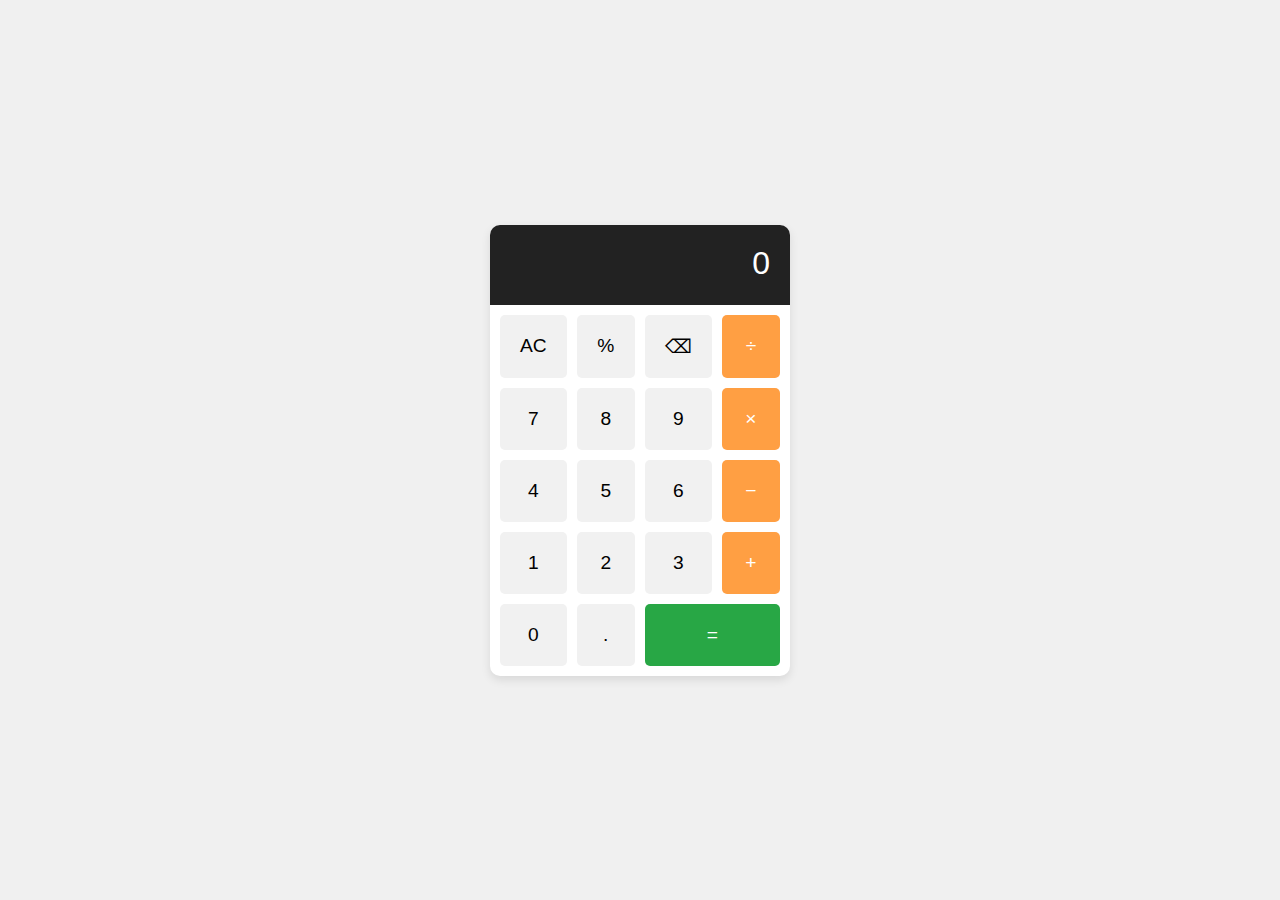
<file: Calculator/cal.html>
<!DOCTYPE html>
<html lang="en">
<head>
    <meta charset="UTF-8">
    <meta name="viewport" content="width=device-width, initial-scale=1.0">
    <title>Calculator</title>
    <link rel="stylesheet" href="calStyles.css">
</head>
<body>
    <div class="calculator">
        <div class="display" id="Result">0</div>
        <div class="buttons">
            <button class="btn" onclick="clearDisplay()">AC</button>
            <button class="btn" onclick="appendDisplay('%')">%</button>
            <button class="btn" onclick="backspace()">⌫</button>
            <button class="btn operator" onclick="appendDisplay('/')">÷</button>

            <button class="btn" onclick="appendDisplay('7')">7</button>
            <button class="btn" onclick="appendDisplay('8')">8</button>
            <button class="btn" onclick="appendDisplay('9')">9</button>
            <button class="btn operator" onclick="appendDisplay('*')">×</button>

            <button class="btn" onclick="appendDisplay('4')">4</button>
            <button class="btn" onclick="appendDisplay('5')">5</button>
            <button class="btn" onclick="appendDisplay('6')">6</button>
            <button class="btn operator" onclick="appendDisplay('-')">−</button>

            <button class="btn" onclick="appendDisplay('1')">1</button>
            <button class="btn" onclick="appendDisplay('2')">2</button>
            <button class="btn" onclick="appendDisplay('3')">3</button>
            <button class="btn operator" onclick="appendDisplay('+')">+</button>

            <button class="btn" onclick="appendDisplay('0')">0</button>
            <button class="btn" onclick="appendDisplay('.')">.</button>
            <button class="btn equal" onclick="calculate()">=</button>
        </div>
    </div>
    
</body>
    <!-- JS code -->
     <script src="cal.js"></script>
</html>
</file>
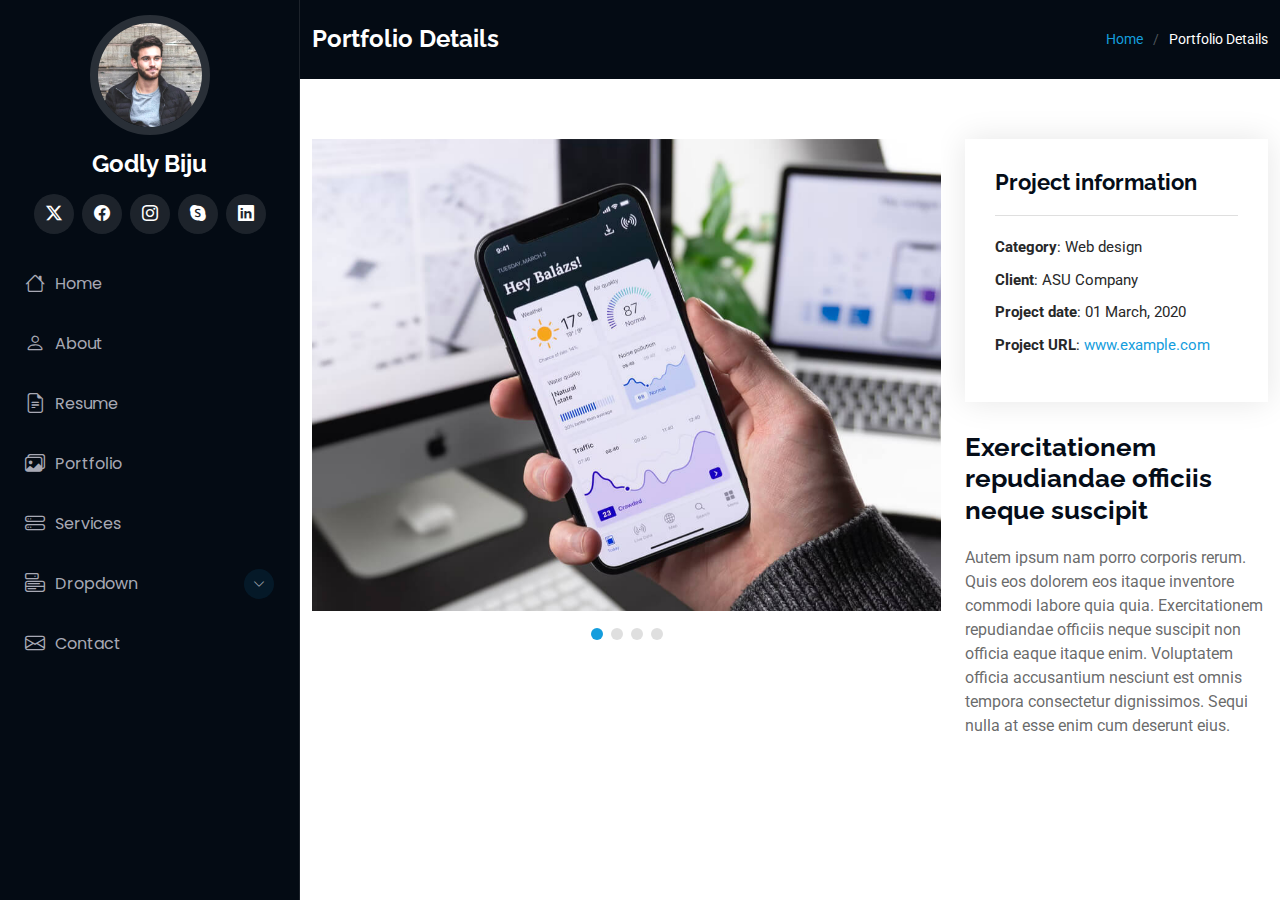
<file: portfolio/portfolio-details.html>
<!DOCTYPE html>
<html lang="en">

<head>
  <meta charset="utf-8">
  <meta content="width=device-width, initial-scale=1.0" name="viewport">
  <title>Portfolio Details - iPortfolio Bootstrap Template</title>
  <meta content="" name="description">
  <meta content="" name="keywords">

  <!-- Favicons -->
  <link href="assets/img/favicon.png" rel="icon">
  <link href="assets/img/apple-touch-icon.png" rel="apple-touch-icon">

  <!-- Fonts -->
  <link href="https://fonts.googleapis.com" rel="preconnect">
  <link href="https://fonts.gstatic.com" rel="preconnect" crossorigin>
  <link href="https://fonts.googleapis.com/css2?family=Roboto:ital,wght@0,100;0,300;0,400;0,500;0,700;0,900;1,100;1,300;1,400;1,500;1,700;1,900&family=Poppins:ital,wght@0,100;0,200;0,300;0,400;0,500;0,600;0,700;0,800;0,900;1,100;1,200;1,300;1,400;1,500;1,600;1,700;1,800;1,900&family=Raleway:ital,wght@0,100;0,200;0,300;0,400;0,500;0,600;0,700;0,800;0,900;1,100;1,200;1,300;1,400;1,500;1,600;1,700;1,800;1,900&display=swap" rel="stylesheet">

  <!-- Vendor CSS Files -->
  <link href="assets/vendor/bootstrap/css/bootstrap.min.css" rel="stylesheet">
  <link href="assets/vendor/bootstrap-icons/bootstrap-icons.css" rel="stylesheet">
  <link href="assets/vendor/aos/aos.css" rel="stylesheet">
  <link href="assets/vendor/glightbox/css/glightbox.min.css" rel="stylesheet">
  <link href="assets/vendor/swiper/swiper-bundle.min.css" rel="stylesheet">

  <!-- Main CSS File -->
  <link href="assets/css/main.css" rel="stylesheet">

  <!-- =======================================================
  * Template Name: iPortfolio
  * Template URL: https://bootstrapmade.com/iportfolio-bootstrap-portfolio-websites-template/
  * Updated: Jun 29 2024 with Bootstrap v5.3.3
  * Author: BootstrapMade.com
  * License: https://bootstrapmade.com/license/
  ======================================================== -->
</head>

<body class="portfolio-details-page">

  <header id="header" class="header dark-background d-flex flex-column">
    <i class="header-toggle d-xl-none bi bi-list"></i>

    <div class="profile-img">
      <img src="assets/img/my-profile-img.jpg" alt="" class="img-fluid rounded-circle">
    </div>

    <a href="index.html" class="logo d-flex align-items-center justify-content-center">
      <!-- Uncomment the line below if you also wish to use an image logo -->
      <!-- <img src="assets/img/logo.png" alt=""> -->
      <h1 class="sitename">Godly Biju</h1>
    </a>

    <div class="social-links text-center">
      <a href="#" class="twitter"><i class="bi bi-twitter-x"></i></a>
      <a href="#" class="facebook"><i class="bi bi-facebook"></i></a>
      <a href="#" class="instagram"><i class="bi bi-instagram"></i></a>
      <a href="#" class="google-plus"><i class="bi bi-skype"></i></a>
      <a href="#" class="linkedin"><i class="bi bi-linkedin"></i></a>
    </div>

    <nav id="navmenu" class="navmenu">
      <ul>
        <li><a href="#hero"><i class="bi bi-house navicon"></i>Home</a></li>
        <li><a href="#about"><i class="bi bi-person navicon"></i> About</a></li>
        <li><a href="#resume"><i class="bi bi-file-earmark-text navicon"></i> Resume</a></li>
        <li><a href="#portfolio"><i class="bi bi-images navicon"></i> Portfolio</a></li>
        <li><a href="#services"><i class="bi bi-hdd-stack navicon"></i> Services</a></li>
        <li class="dropdown"><a href="#"><i class="bi bi-menu-button navicon"></i> <span>Dropdown</span> <i class="bi bi-chevron-down toggle-dropdown"></i></a>
          <ul>
            <li><a href="#">Dropdown 1</a></li>
            <li class="dropdown"><a href="#"><span>Deep Dropdown</span> <i class="bi bi-chevron-down toggle-dropdown"></i></a>
              <ul>
                <li><a href="#">Deep Dropdown 1</a></li>
                <li><a href="#">Deep Dropdown 2</a></li>
                <li><a href="#">Deep Dropdown 3</a></li>
                <li><a href="#">Deep Dropdown 4</a></li>
                <li><a href="#">Deep Dropdown 5</a></li>
              </ul>
            </li>
            <li><a href="#">Dropdown 2</a></li>
            <li><a href="#">Dropdown 3</a></li>
            <li><a href="#">Dropdown 4</a></li>
          </ul>
        </li>
        <li><a href="#contact"><i class="bi bi-envelope navicon"></i> Contact</a></li>
      </ul>
    </nav>

  </header>

  <main class="main">

    <!-- Page Title -->
    <div class="page-title dark-background">
      <div class="container d-lg-flex justify-content-between align-items-center">
        <h1 class="mb-2 mb-lg-0">Portfolio Details</h1>
        <nav class="breadcrumbs">
          <ol>
            <li><a href="index.html">Home</a></li>
            <li class="current">Portfolio Details</li>
          </ol>
        </nav>
      </div>
    </div><!-- End Page Title -->

    <!-- Portfolio Details Section -->
    <section id="portfolio-details" class="portfolio-details section">

      <div class="container" data-aos="fade-up" data-aos-delay="100">

        <div class="row gy-4">

          <div class="col-lg-8">
            <div class="portfolio-details-slider swiper init-swiper">

              <script type="application/json" class="swiper-config">
                {
                  "loop": true,
                  "speed": 600,
                  "autoplay": {
                    "delay": 5000
                  },
                  "slidesPerView": "auto",
                  "pagination": {
                    "el": ".swiper-pagination",
                    "type": "bullets",
                    "clickable": true
                  }
                }
              </script>

              <div class="swiper-wrapper align-items-center">

                <div class="swiper-slide">
                  <img src="assets/img/portfolio/app-1.jpg" alt="">
                </div>

                <div class="swiper-slide">
                  <img src="assets/img/portfolio/product-1.jpg" alt="">
                </div>

                <div class="swiper-slide">
                  <img src="assets/img/portfolio/branding-1.jpg" alt="">
                </div>

                <div class="swiper-slide">
                  <img src="assets/img/portfolio/books-1.jpg" alt="">
                </div>

              </div>
              <div class="swiper-pagination"></div>
            </div>
          </div>

          <div class="col-lg-4">
            <div class="portfolio-info" data-aos="fade-up" data-aos-delay="200">
              <h3>Project information</h3>
              <ul>
                <li><strong>Category</strong>: Web design</li>
                <li><strong>Client</strong>: ASU Company</li>
                <li><strong>Project date</strong>: 01 March, 2020</li>
                <li><strong>Project URL</strong>: <a href="#">www.example.com</a></li>
              </ul>
            </div>
            <div class="portfolio-description" data-aos="fade-up" data-aos-delay="300">
              <h2>Exercitationem repudiandae officiis neque suscipit</h2>
              <p>
                Autem ipsum nam porro corporis rerum. Quis eos dolorem eos itaque inventore commodi labore quia quia. Exercitationem repudiandae officiis neque suscipit non officia eaque itaque enim. Voluptatem officia accusantium nesciunt est omnis tempora consectetur dignissimos. Sequi nulla at esse enim cum deserunt eius.
              </p>
            </div>
          </div>

        </div>

      </div>

    </section><!-- /Portfolio Details Section -->

  </main>

  

  <!-- Scroll Top -->
  <a href="#" id="scroll-top" class="scroll-top d-flex align-items-center justify-content-center"><i class="bi bi-arrow-up-short"></i></a>

  <!-- Preloader -->
  <div id="preloader"></div>

  <!-- Vendor JS Files -->
  <script src="assets/vendor/bootstrap/js/bootstrap.bundle.min.js"></script>
  <script src="assets/vendor/php-email-form/validate.js"></script>
  <script src="assets/vendor/aos/aos.js"></script>
  <script src="assets/vendor/typed.js/typed.umd.js"></script>
  <script src="assets/vendor/purecounter/purecounter_vanilla.js"></script>
  <script src="assets/vendor/waypoints/noframework.waypoints.js"></script>
  <script src="assets/vendor/glightbox/js/glightbox.min.js"></script>
  <script src="assets/vendor/imagesloaded/imagesloaded.pkgd.min.js"></script>
  <script src="assets/vendor/isotope-layout/isotope.pkgd.min.js"></script>
  <script src="assets/vendor/swiper/swiper-bundle.min.js"></script>

  <!-- Main JS File -->
  <script src="assets/js/main.js"></script>

</body>

</html>
</file>
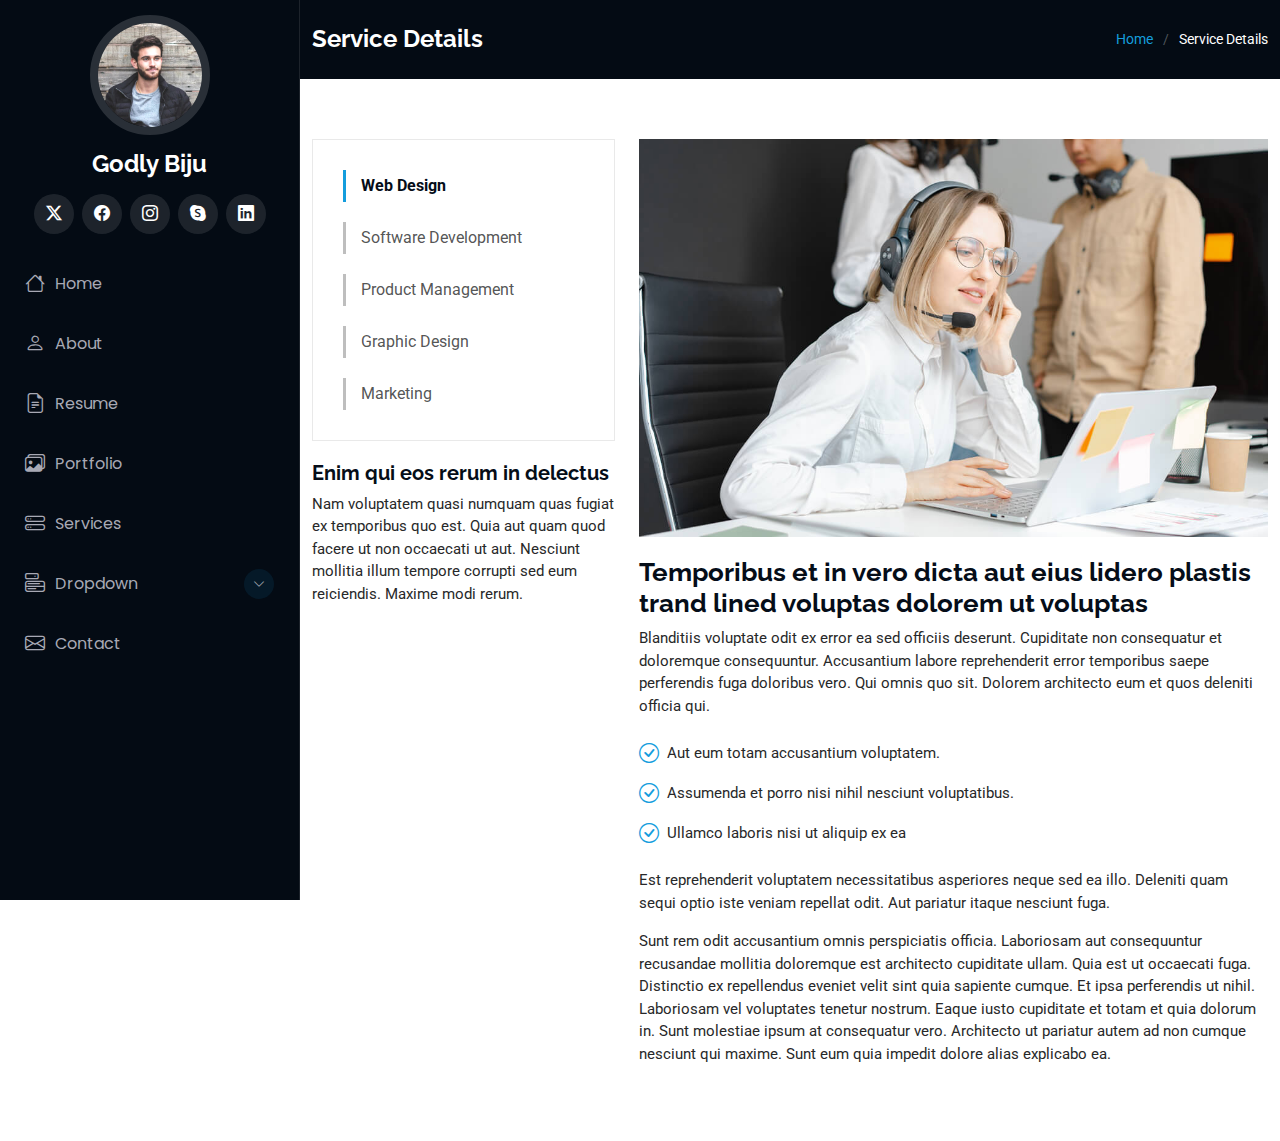
<file: portfolio/service-details.html>
<!DOCTYPE html>
<html lang="en">

<head>
  <meta charset="utf-8">
  <meta content="width=device-width, initial-scale=1.0" name="viewport">
  <title>Service Details - iPortfolio Bootstrap Template</title>
  <meta content="" name="description">
  <meta content="" name="keywords">

  <!-- Favicons -->
  <link href="assets/img/favicon.png" rel="icon">
  <link href="assets/img/apple-touch-icon.png" rel="apple-touch-icon">

  <!-- Fonts -->
  <link href="https://fonts.googleapis.com" rel="preconnect">
  <link href="https://fonts.gstatic.com" rel="preconnect" crossorigin>
  <link href="https://fonts.googleapis.com/css2?family=Roboto:ital,wght@0,100;0,300;0,400;0,500;0,700;0,900;1,100;1,300;1,400;1,500;1,700;1,900&family=Poppins:ital,wght@0,100;0,200;0,300;0,400;0,500;0,600;0,700;0,800;0,900;1,100;1,200;1,300;1,400;1,500;1,600;1,700;1,800;1,900&family=Raleway:ital,wght@0,100;0,200;0,300;0,400;0,500;0,600;0,700;0,800;0,900;1,100;1,200;1,300;1,400;1,500;1,600;1,700;1,800;1,900&display=swap" rel="stylesheet">

  <!-- Vendor CSS Files -->
  <link href="assets/vendor/bootstrap/css/bootstrap.min.css" rel="stylesheet">
  <link href="assets/vendor/bootstrap-icons/bootstrap-icons.css" rel="stylesheet">
  <link href="assets/vendor/aos/aos.css" rel="stylesheet">
  <link href="assets/vendor/glightbox/css/glightbox.min.css" rel="stylesheet">
  <link href="assets/vendor/swiper/swiper-bundle.min.css" rel="stylesheet">

  <!-- Main CSS File -->
  <link href="assets/css/main.css" rel="stylesheet">

  <!-- =======================================================
  * Template Name: iPortfolio
  * Template URL: https://bootstrapmade.com/iportfolio-bootstrap-portfolio-websites-template/
  * Updated: Jun 29 2024 with Bootstrap v5.3.3
  * Author: BootstrapMade.com
  * License: https://bootstrapmade.com/license/
  ======================================================== -->
</head>

<body class="service-details-page">

  <header id="header" class="header dark-background d-flex flex-column">
    <i class="header-toggle d-xl-none bi bi-list"></i>

    <div class="profile-img">
      <img src="assets/img/my-profile-img.jpg" alt="" class="img-fluid rounded-circle">
    </div>

    <a href="index.html" class="logo d-flex align-items-center justify-content-center">
      <!-- Uncomment the line below if you also wish to use an image logo -->
      <!-- <img src="assets/img/logo.png" alt=""> -->
      <h1 class="sitename">Godly Biju</h1>
    </a>

    <div class="social-links text-center">
      <a href="#" class="twitter"><i class="bi bi-twitter-x"></i></a>
      <a href="#" class="facebook"><i class="bi bi-facebook"></i></a>
      <a href="#" class="instagram"><i class="bi bi-instagram"></i></a>
      <a href="#" class="google-plus"><i class="bi bi-skype"></i></a>
      <a href="#" class="linkedin"><i class="bi bi-linkedin"></i></a>
    </div>

    <nav id="navmenu" class="navmenu">
      <ul>
        <li><a href="#hero"><i class="bi bi-house navicon"></i>Home</a></li>
        <li><a href="#about"><i class="bi bi-person navicon"></i> About</a></li>
        <li><a href="#resume"><i class="bi bi-file-earmark-text navicon"></i> Resume</a></li>
        <li><a href="#portfolio"><i class="bi bi-images navicon"></i> Portfolio</a></li>
        <li><a href="#services"><i class="bi bi-hdd-stack navicon"></i> Services</a></li>
        <li class="dropdown"><a href="#"><i class="bi bi-menu-button navicon"></i> <span>Dropdown</span> <i class="bi bi-chevron-down toggle-dropdown"></i></a>
          <ul>
            <li><a href="#">Dropdown 1</a></li>
            <li class="dropdown"><a href="#"><span>Deep Dropdown</span> <i class="bi bi-chevron-down toggle-dropdown"></i></a>
              <ul>
                <li><a href="#">Deep Dropdown 1</a></li>
                <li><a href="#">Deep Dropdown 2</a></li>
                <li><a href="#">Deep Dropdown 3</a></li>
                <li><a href="#">Deep Dropdown 4</a></li>
                <li><a href="#">Deep Dropdown 5</a></li>
              </ul>
            </li>
            <li><a href="#">Dropdown 2</a></li>
            <li><a href="#">Dropdown 3</a></li>
            <li><a href="#">Dropdown 4</a></li>
          </ul>
        </li>
        <li><a href="#contact"><i class="bi bi-envelope navicon"></i> Contact</a></li>
      </ul>
    </nav>

  </header>

  <main class="main">

    <!-- Page Title -->
    <div class="page-title dark-background">
      <div class="container d-lg-flex justify-content-between align-items-center">
        <h1 class="mb-2 mb-lg-0">Service Details</h1>
        <nav class="breadcrumbs">
          <ol>
            <li><a href="index.html">Home</a></li>
            <li class="current">Service Details</li>
          </ol>
        </nav>
      </div>
    </div><!-- End Page Title -->

    <!-- Service Details Section -->
    <section id="service-details" class="service-details section">

      <div class="container">

        <div class="row gy-4">

          <div class="col-lg-4" data-aos="fade-up" data-aos-delay="100">
            <div class="services-list">
              <a href="#" class="active">Web Design</a>
              <a href="#">Software Development</a>
              <a href="#">Product Management</a>
              <a href="#">Graphic Design</a>
              <a href="#">Marketing</a>
            </div>

            <h4>Enim qui eos rerum in delectus</h4>
            <p>Nam voluptatem quasi numquam quas fugiat ex temporibus quo est. Quia aut quam quod facere ut non occaecati ut aut. Nesciunt mollitia illum tempore corrupti sed eum reiciendis. Maxime modi rerum.</p>
          </div>

          <div class="col-lg-8" data-aos="fade-up" data-aos-delay="200">
            <img src="assets/img/services.jpg" alt="" class="img-fluid services-img">
            <h3>Temporibus et in vero dicta aut eius lidero plastis trand lined voluptas dolorem ut voluptas</h3>
            <p>
              Blanditiis voluptate odit ex error ea sed officiis deserunt. Cupiditate non consequatur et doloremque consequuntur. Accusantium labore reprehenderit error temporibus saepe perferendis fuga doloribus vero. Qui omnis quo sit. Dolorem architecto eum et quos deleniti officia qui.
            </p>
            <ul>
              <li><i class="bi bi-check-circle"></i> <span>Aut eum totam accusantium voluptatem.</span></li>
              <li><i class="bi bi-check-circle"></i> <span>Assumenda et porro nisi nihil nesciunt voluptatibus.</span></li>
              <li><i class="bi bi-check-circle"></i> <span>Ullamco laboris nisi ut aliquip ex ea</span></li>
            </ul>
            <p>
              Est reprehenderit voluptatem necessitatibus asperiores neque sed ea illo. Deleniti quam sequi optio iste veniam repellat odit. Aut pariatur itaque nesciunt fuga.
            </p>
            <p>
              Sunt rem odit accusantium omnis perspiciatis officia. Laboriosam aut consequuntur recusandae mollitia doloremque est architecto cupiditate ullam. Quia est ut occaecati fuga. Distinctio ex repellendus eveniet velit sint quia sapiente cumque. Et ipsa perferendis ut nihil. Laboriosam vel voluptates tenetur nostrum. Eaque iusto cupiditate et totam et quia dolorum in. Sunt molestiae ipsum at consequatur vero. Architecto ut pariatur autem ad non cumque nesciunt qui maxime. Sunt eum quia impedit dolore alias explicabo ea.
            </p>
          </div>

        </div>

      </div>

    </section><!-- /Service Details Section -->

  </main>

  

  <!-- Scroll Top -->
  <a href="#" id="scroll-top" class="scroll-top d-flex align-items-center justify-content-center"><i class="bi bi-arrow-up-short"></i></a>

  <!-- Preloader -->
  <div id="preloader"></div>

  <!-- Vendor JS Files -->
  <script src="assets/vendor/bootstrap/js/bootstrap.bundle.min.js"></script>
  <script src="assets/vendor/php-email-form/validate.js"></script>
  <script src="assets/vendor/aos/aos.js"></script>
  <script src="assets/vendor/typed.js/typed.umd.js"></script>
  <script src="assets/vendor/purecounter/purecounter_vanilla.js"></script>
  <script src="assets/vendor/waypoints/noframework.waypoints.js"></script>
  <script src="assets/vendor/glightbox/js/glightbox.min.js"></script>
  <script src="assets/vendor/imagesloaded/imagesloaded.pkgd.min.js"></script>
  <script src="assets/vendor/isotope-layout/isotope.pkgd.min.js"></script>
  <script src="assets/vendor/swiper/swiper-bundle.min.js"></script>

  <!-- Main JS File -->
  <script src="assets/js/main.js"></script>

</body>

</html>
</file>
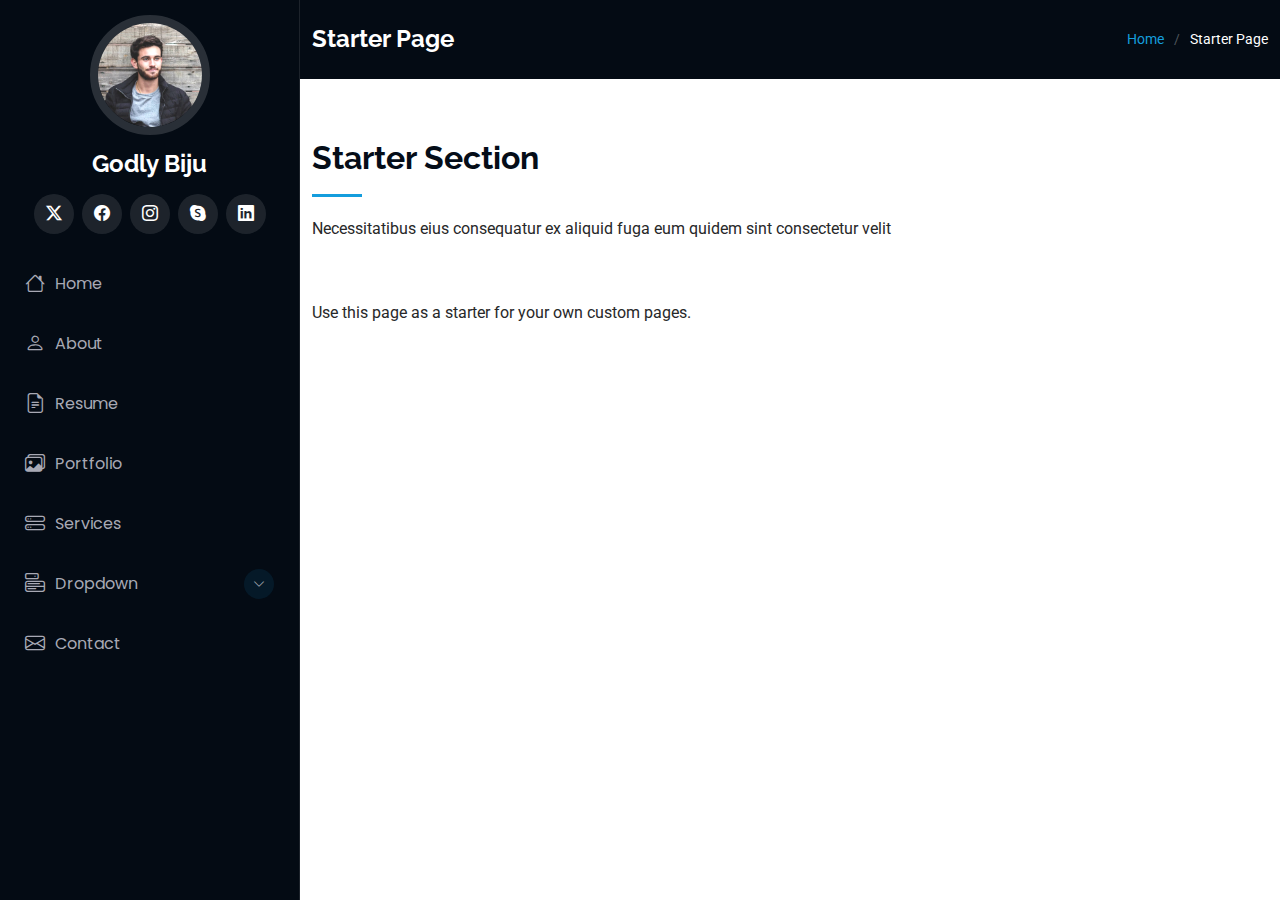
<file: portfolio/starter-page.html>
<!DOCTYPE html>
<html lang="en">

<head>
  <meta charset="utf-8">
  <meta content="width=device-width, initial-scale=1.0" name="viewport">
  <title>Starter Page - iPortfolio Bootstrap Template</title>
  <meta content="" name="description">
  <meta content="" name="keywords">

  <!-- Favicons -->
  <link href="assets/img/favicon.png" rel="icon">
  <link href="assets/img/apple-touch-icon.png" rel="apple-touch-icon">

  <!-- Fonts -->
  <link href="https://fonts.googleapis.com" rel="preconnect">
  <link href="https://fonts.gstatic.com" rel="preconnect" crossorigin>
  <link href="https://fonts.googleapis.com/css2?family=Roboto:ital,wght@0,100;0,300;0,400;0,500;0,700;0,900;1,100;1,300;1,400;1,500;1,700;1,900&family=Poppins:ital,wght@0,100;0,200;0,300;0,400;0,500;0,600;0,700;0,800;0,900;1,100;1,200;1,300;1,400;1,500;1,600;1,700;1,800;1,900&family=Raleway:ital,wght@0,100;0,200;0,300;0,400;0,500;0,600;0,700;0,800;0,900;1,100;1,200;1,300;1,400;1,500;1,600;1,700;1,800;1,900&display=swap" rel="stylesheet">

  <!-- Vendor CSS Files -->
  <link href="assets/vendor/bootstrap/css/bootstrap.min.css" rel="stylesheet">
  <link href="assets/vendor/bootstrap-icons/bootstrap-icons.css" rel="stylesheet">
  <link href="assets/vendor/aos/aos.css" rel="stylesheet">
  <link href="assets/vendor/glightbox/css/glightbox.min.css" rel="stylesheet">
  <link href="assets/vendor/swiper/swiper-bundle.min.css" rel="stylesheet">

  <!-- Main CSS File -->
  <link href="assets/css/main.css" rel="stylesheet">

  <!-- =======================================================
  * Template Name: iPortfolio
  * Template URL: https://bootstrapmade.com/iportfolio-bootstrap-portfolio-websites-template/
  * Updated: Jun 29 2024 with Bootstrap v5.3.3
  * Author: BootstrapMade.com
  * License: https://bootstrapmade.com/license/
  ======================================================== -->
</head>

<body class="starter-page-page">

  <header id="header" class="header dark-background d-flex flex-column">
    <i class="header-toggle d-xl-none bi bi-list"></i>

    <div class="profile-img">
      <img src="assets/img/my-profile-img.jpg" alt="" class="img-fluid rounded-circle">
    </div>

    <a href="index.html" class="logo d-flex align-items-center justify-content-center">
      <!-- Uncomment the line below if you also wish to use an image logo -->
      <!-- <img src="assets/img/logo.png" alt=""> -->
      <h1 class="sitename">Godly Biju</h1>
    </a>

    <div class="social-links text-center">
      <a href="#" class="twitter"><i class="bi bi-twitter-x"></i></a>
      <a href="#" class="facebook"><i class="bi bi-facebook"></i></a>
      <a href="#" class="instagram"><i class="bi bi-instagram"></i></a>
      <a href="#" class="google-plus"><i class="bi bi-skype"></i></a>
      <a href="#" class="linkedin"><i class="bi bi-linkedin"></i></a>
    </div>

    <nav id="navmenu" class="navmenu">
      <ul>
        <li><a href="#hero"><i class="bi bi-house navicon"></i>Home</a></li>
        <li><a href="#about"><i class="bi bi-person navicon"></i> About</a></li>
        <li><a href="#resume"><i class="bi bi-file-earmark-text navicon"></i> Resume</a></li>
        <li><a href="#portfolio"><i class="bi bi-images navicon"></i> Portfolio</a></li>
        <li><a href="#services"><i class="bi bi-hdd-stack navicon"></i> Services</a></li>
        <li class="dropdown"><a href="#"><i class="bi bi-menu-button navicon"></i> <span>Dropdown</span> <i class="bi bi-chevron-down toggle-dropdown"></i></a>
          <ul>
            <li><a href="#">Dropdown 1</a></li>
            <li class="dropdown"><a href="#"><span>Deep Dropdown</span> <i class="bi bi-chevron-down toggle-dropdown"></i></a>
              <ul>
                <li><a href="#">Deep Dropdown 1</a></li>
                <li><a href="#">Deep Dropdown 2</a></li>
                <li><a href="#">Deep Dropdown 3</a></li>
                <li><a href="#">Deep Dropdown 4</a></li>
                <li><a href="#">Deep Dropdown 5</a></li>
              </ul>
            </li>
            <li><a href="#">Dropdown 2</a></li>
            <li><a href="#">Dropdown 3</a></li>
            <li><a href="#">Dropdown 4</a></li>
          </ul>
        </li>
        <li><a href="#contact"><i class="bi bi-envelope navicon"></i> Contact</a></li>
      </ul>
    </nav>

  </header>

  <main class="main">

    <!-- Page Title -->
    <div class="page-title dark-background">
      <div class="container d-lg-flex justify-content-between align-items-center">
        <h1 class="mb-2 mb-lg-0">Starter Page</h1>
        <nav class="breadcrumbs">
          <ol>
            <li><a href="index.html">Home</a></li>
            <li class="current">Starter Page</li>
          </ol>
        </nav>
      </div>
    </div><!-- End Page Title -->

    <!-- Starter Section Section -->
    <section id="starter-section" class="starter-section section">

      <!-- Section Title -->
      <div class="container section-title" data-aos="fade-up">
        <h2>Starter Section</h2>
        <p>Necessitatibus eius consequatur ex aliquid fuga eum quidem sint consectetur velit</p>
      </div><!-- End Section Title -->

      <div class="container" data-aos="fade-up">
        <p>Use this page as a starter for your own custom pages.</p>
      </div>

    </section><!-- /Starter Section Section -->

  </main>

  

  <!-- Scroll Top -->
  <a href="#" id="scroll-top" class="scroll-top d-flex align-items-center justify-content-center"><i class="bi bi-arrow-up-short"></i></a>

  <!-- Preloader -->
  <div id="preloader"></div>

  <!-- Vendor JS Files -->
  <script src="assets/vendor/bootstrap/js/bootstrap.bundle.min.js"></script>
  <script src="assets/vendor/php-email-form/validate.js"></script>
  <script src="assets/vendor/aos/aos.js"></script>
  <script src="assets/vendor/typed.js/typed.umd.js"></script>
  <script src="assets/vendor/purecounter/purecounter_vanilla.js"></script>
  <script src="assets/vendor/waypoints/noframework.waypoints.js"></script>
  <script src="assets/vendor/glightbox/js/glightbox.min.js"></script>
  <script src="assets/vendor/imagesloaded/imagesloaded.pkgd.min.js"></script>
  <script src="assets/vendor/isotope-layout/isotope.pkgd.min.js"></script>
  <script src="assets/vendor/swiper/swiper-bundle.min.js"></script>

  <!-- Main JS File -->
  <script src="assets/js/main.js"></script>

</body>

</html>
</file>
<file: Landing page/assets/css/owl-carousel.css>
/**
 * Owl Carousel v2.3.4
 * Copyright 2013-2018 David Deutsch
 * Licensed under: SEE LICENSE IN https://github.com/OwlCarousel2/OwlCarousel2/blob/master/LICENSE
 */
/*
 *  Owl Carousel - Core
 */
.owl-carousel {
  display: none;
  width: 100%;
  -webkit-tap-highlight-color: transparent;
  /* position relative and z-index fix webkit rendering fonts issue */
  position: relative;
  z-index: 1; }
  .owl-carousel .owl-stage {
    position: relative;
    -ms-touch-action: pan-Y;
    touch-action: manipulation;
    -moz-backface-visibility: hidden;
    /* fix firefox animation glitch */ }
  .owl-carousel .owl-stage:after {
    content: ".";
    display: block;
    clear: both;
    visibility: hidden;
    line-height: 0;
    height: 0; }
  .owl-carousel .owl-stage-outer {
    position: relative;
    overflow: hidden;
    /* fix for flashing background */
    -webkit-transform: translate3d(0px, 0px, 0px); }
  .owl-carousel .owl-wrapper,
  .owl-carousel .owl-item {
    -webkit-backface-visibility: hidden;
    -moz-backface-visibility: hidden;
    -ms-backface-visibility: hidden;
    -webkit-transform: translate3d(0, 0, 0);
    -moz-transform: translate3d(0, 0, 0);
    -ms-transform: translate3d(0, 0, 0); }
  .owl-carousel .owl-item {
    position: relative;
    min-height: 1px;
    float: left;
    -webkit-backface-visibility: hidden;
    -webkit-tap-highlight-color: transparent;
    -webkit-touch-callout: none; }
  .owl-carousel .owl-item img {
    display: block;
    width: 100%; }
  .owl-carousel .owl-nav.disabled,
  .owl-carousel .owl-dots.disabled {
    display: none; }
  .owl-carousel .owl-nav .owl-prev,
  .owl-carousel .owl-nav .owl-next,
  .owl-carousel .owl-dot {
    cursor: pointer;
    -webkit-user-select: none;
    -khtml-user-select: none;
    -moz-user-select: none;
    -ms-user-select: none;
    user-select: none; }
  .owl-carousel .owl-nav button.owl-prev,
  .owl-carousel .owl-nav button.owl-next,
  .owl-carousel button.owl-dot {
    background: none;
    color: inherit;
    border: none;
    padding: 0 !important;
    font: inherit; }
  .owl-carousel.owl-loaded {
    display: block; }
  .owl-carousel.owl-loading {
    opacity: 0;
    display: block; }
  .owl-carousel.owl-hidden {
    opacity: 0; }
  .owl-carousel.owl-refresh .owl-item {
    visibility: hidden; }
  .owl-carousel.owl-drag .owl-item {
    -ms-touch-action: pan-y;
        touch-action: pan-y;
    -webkit-user-select: none;
    -moz-user-select: none;
    -ms-user-select: none;
    user-select: none; }
  .owl-carousel.owl-grab {
    cursor: move;
    cursor: grab; }
  .owl-carousel.owl-rtl {
    direction: rtl; }
  .owl-carousel.owl-rtl .owl-item {
    float: right; }

/* No Js */
.no-js .owl-carousel {
  display: block; }

/*
 *  Owl Carousel - Animate Plugin
 */
.owl-carousel .animated {
  animation-duration: 1000ms;
  animation-fill-mode: both; }

.owl-carousel .owl-animated-in {
  z-index: 0; }

.owl-carousel .owl-animated-out {
  z-index: 1; }

.owl-carousel .fadeOut {
  animation-name: fadeOut; }

@keyframes fadeOut {
  0% {
    opacity: 1; }
  100% {
    opacity: 0; } }

/*
 * 	Owl Carousel - Auto Height Plugin
 */
.owl-height {
  transition: height 500ms ease-in-out; }

/*
 * 	Owl Carousel - Lazy Load Plugin
 */
.owl-carousel .owl-item {
  /**
			This is introduced due to a bug in IE11 where lazy loading combined with autoheight plugin causes a wrong
			calculation of the height of the owl-item that breaks page layouts
		 */ }
  .owl-carousel .owl-item .owl-lazy {
    opacity: 0;
    transition: opacity 400ms ease; }
  .owl-carousel .owl-item .owl-lazy[src^=""], .owl-carousel .owl-item .owl-lazy:not([src]) {
    max-height: 0; }
  .owl-carousel .owl-item img.owl-lazy {
    transform-style: preserve-3d; }

/*
 * 	Owl Carousel - Video Plugin
 */
.owl-carousel .owl-video-wrapper {
  position: relative;
  height: 100%;
  background: #000; }

.owl-carousel .owl-video-play-icon {
  position: absolute;
  height: 80px;
  width: 80px;
  left: 50%;
  top: 50%;
  margin-left: -40px;
  margin-top: -40px;
  background: url("owl.video.play.png") no-repeat;
  cursor: pointer;
  z-index: 1;
  -webkit-backface-visibility: hidden;
  transition: transform 100ms ease; }

.owl-carousel .owl-video-play-icon:hover {
  -ms-transform: scale(1.3, 1.3);
      transform: scale(1.3, 1.3); }

.owl-carousel .owl-video-playing .owl-video-tn,
.owl-carousel .owl-video-playing .owl-video-play-icon {
  display: none; }

.owl-carousel .owl-video-tn {
  opacity: 0;
  height: 100%;
  background-position: center center;
  background-repeat: no-repeat;
  background-size: contain;
  transition: opacity 400ms ease; }

.owl-carousel .owl-video-frame {
  position: relative;
  z-index: 1;
  height: 100%;
  width: 100%; }
</file>
<file: Calculator/calStyles.css>
body {
    font-family: Arial, sans-serif;
    background-color: #f0f0f0;
    display: flex;
    justify-content: center;
    align-items: center;
    height: 100vh;
    margin: 0;
}

.calculator {
    width: 300px;
    background-color: #fff;
    border-radius: 10px;
    box-shadow: 0 4px 10px rgba(0, 0, 0, 0.1);
    overflow: hidden;
}

.display {
    background-color: #222;
    color: #fff;
    text-align: right;
    font-size: 2rem;
    padding: 20px;
    height: 80px;
    box-sizing: border-box;
}

.buttons {
    display: grid;
    grid-template-columns: repeat(4, 1fr);
    gap: 10px;
    padding: 10px;
}

.btn {
    font-size: 1.2rem;
    padding: 20px;
    border: none;
    background-color: #f1f1f1;
    border-radius: 5px;
    cursor: pointer;
    transition: background-color 0.2s ease;
}

.btn.operator {
    background-color: #ff9f43;
    color: #fff;
}

.btn.equal {
    background-color: #28a745;
    color: #fff;
    grid-column: span 2;
}

.btn:hover {
    background-color: #e0e0e0;
}

.btn.operator:hover {
    background-color: #e67e22;
}

.btn.equal:hover {
    background-color: #218838;
}
</file>
<file: Landing page/assets/css/templatemo-art-factory.css>
/*

ART FACTORY

https://templatemo.com/tm-537-art-factory

*/

/* 
---------------------------------------------
Table of contents
---------------------------------------------
01. font & reset css
02. reset
03. global styles
04. header
05. welcome
06. features
07. team
08. pricing
09. blog
10. contact
11. footer
12. preloader

--------------------------------------------- 
*/

/* 
---------------------------------------------
font & reset css
--------------------------------------------- 
*/
@import url("https://fonts.googleapis.com/css?family=Roboto:100,300,400,500,700,900");
/* 
---------------------------------------------
reset
--------------------------------------------- 
*/
html,
body,
div,
span,
applet,
object,
iframe,
h1,
h2,
h3,
h4,
h5,
h6,
p,
blockquote,
div pre,
a,
abbr,
acronym,
address,
big,
cite,
code,
del,
dfn,
em,
font,
img,
ins,
kbd,
q,
s,
samp,
small,
strike,
strong,
sub,
sup,
tt,
var,
b,
u,
i,
center,
dl,
dt,
dd,
ol,
ul,
li,
figure,
header,
nav,
section,
article,
aside,
footer,
figcaption {
  margin: 0;
  padding: 0;
  border: 0;
  outline: 0;
}

.clearfix:after {
  content: ".";
  display: block;
  clear: both;
  visibility: hidden;
  line-height: 0;
  height: 0;
}

.clearfix {
  display: inline-block;
}

html[xmlns] .clearfix {
  display: block;
}

* html .clearfix {
  height: 1%;
}

ul,
li {
  padding: 0;
  margin: 0;
  list-style: none;
}

header,
nav,
section,
article,
aside,
footer,
hgroup {
  display: block;
}

* {
  box-sizing: border-box;
}

html,
body {
  font-family: "Roboto", sans-serif;
  font-weight: 400;
  background-color: #fff;
  font-size: 16px;
  -ms-text-size-adjust: 100%;
  -webkit-font-smoothing: antialiased;
  -moz-osx-font-smoothing: grayscale;
}

a {
  text-decoration: none !important;
}

h1,
h2,
h3,
h4,
h5,
h6 {
  margin-top: 0px;
  margin-bottom: 0px;
}

ul {
  margin-bottom: 0px;
}

p {
  font-size: 15px;
  line-height: 25px;
  color: #4a4a4a;
}

/* 
---------------------------------------------
global styles
--------------------------------------------- 
*/
html,
body {
  background: #fff;
  font-family: "Roboto", sans-serif;
}

::selection {
  background: #ff589e;
  color: #fff;
}

::-moz-selection {
  background: #ff589e;
  color: #fff;
}

@media (max-width: 991px) {
  html,
  body {
    overflow-x: hidden;
  }
  .mobile-top-fix {
    margin-top: 30px;
    margin-bottom: 0px;
  }
  .mobile-bottom-fix {
    margin-bottom: 30px;
  }
  .mobile-bottom-fix-big {
    margin-bottom: 60px;
  }
}

a.main-button-slider {
  font-size: 13px;
  border-radius: 20px;
  padding: 12px 20px;
  background-color: #f55858;
  text-transform: uppercase;
  color: #fff;
  letter-spacing: 0.25px;
  -webkit-transition: all 0.3s ease 0s;
  -moz-transition: all 0.3s ease 0s;
  -o-transition: all 0.3s ease 0s;
  transition: all 0.3s ease 0s;
}

a.main-button-slider:hover {
  background-color: #0088e8;
}

a.main-button {
  font-size: 13px;
  border-radius: 20px;
  padding: 12px 20px;
  background-color: #00b4c6;
  text-transform: uppercase;
  color: #fff;
  letter-spacing: 0.25px;
  -webkit-transition: all 0.3s ease 0s;
  -moz-transition: all 0.3s ease 0s;
  -o-transition: all 0.3s ease 0s;
  transition: all 0.3s ease 0s;
}

a.main-button:hover {
  background-color: #0088e8;
}

button.main-button {
  outline: none;
  border: none;
  cursor: pointer;
  font-size: 13px;
  border-radius: 20px;
  padding: 10px 20px;
  background-color: #f55858;
  text-transform: uppercase;
  color: #fff;
  letter-spacing: 0.25px;
  -webkit-transition: all 0.3s ease 0s;
  -moz-transition: all 0.3s ease 0s;
  -o-transition: all 0.3s ease 0s;
  transition: all 0.3s ease 0s;
}

button.main-button:hover {
  background-color: #0088e8;
}

.section-heading h2 {
  text-align: center;
  font-size: 48px;
  font-weight: 300;
  color: #232323;
  margin-bottom: 20px;
}

.section-heading p {
  font-size: 17px;
  color: #777;
  text-align: center;
}

/* 
---------------------------------------------
header
--------------------------------------------- 
*/

.background-header {
  background-color: #fff;
  height: 80px !important;
  position: fixed !important;
  top: 0px;
  left: 0px;
  right: 0px;
  box-shadow: 0px 0px 10px rgba(0, 0, 0, 0.15) !important;
}

.background-header .logo,
.background-header .main-nav .nav li a {
  color: #1e1e1e !important;
}

.background-header .main-nav .nav > li:hover > a {
  color: #f55858 !important;
}

.background-header .main-nav .nav > li > ul > li:hover > a {
  color: #f55858 !important;
}

.background-header .nav li a.active {
  color: #f55858 !important;
}

.header-area {
  position: absolute;
  top: 0px;
  left: 0px;
  right: 0px;
  z-index: 100;
  height: 100px;
  -webkit-transition: all 0.5s ease 0s;
  -moz-transition: all 0.5s ease 0s;
  -o-transition: all 0.5s ease 0s;
  transition: all 0.5s ease 0s;
}

.header-area .main-nav {
  min-height: 80px;
  background: transparent;
}

.header-area .main-nav .logo {
  line-height: 80px;
  color: #fff;
  font-size: 28px;
  font-weight: 700;
  text-transform: uppercase;
  letter-spacing: 2px;
  float: left;
  -webkit-transition: all 0.3s ease 0s;
  -moz-transition: all 0.3s ease 0s;
  -o-transition: all 0.3s ease 0s;
  transition: all 0.3s ease 0s;
}

.header-area .main-nav .nav {
  float: right;
  margin-top: 27px;
  margin-left: 20px;
  margin-right: 0px;
  -webkit-transition: all 0.3s ease 0s;
  -moz-transition: all 0.3s ease 0s;
  -o-transition: all 0.3s ease 0s;
  transition: all 0.3s ease 0s;
  position: relative;
  z-index: 999;
}

.header-area .main-nav .nav li {
  padding-left: 20px;
  padding-right: 20px;
}

.header-area .main-nav .nav li:last-child {
  padding-right: 0px;
}

.header-area .main-nav .nav li a {
  display: block;
  font-weight: 500;
  font-size: 13px;
  color: #fff;
  text-transform: uppercase;
  -webkit-transition: all 0.3s ease 0s;
  -moz-transition: all 0.3s ease 0s;
  -o-transition: all 0.3s ease 0s;
  transition: all 0.3s ease 0s;
  height: 40px;
  line-height: 40px;
  border: transparent;
  letter-spacing: 1px;
}

.header-area .main-nav .nav li:hover a {
  color: #f55858;
}

.header-area .main-nav .nav li.submenu {
  position: relative;
  padding-right: 35px;
}

.header-area .main-nav .nav li.submenu:after {
  font-family: FontAwesome;
  content: "\f107";
  font-size: 12px;
  color: #fff;
  position: absolute;
  right: 18px;
  top: 12px;
}

.header-area.background-header .main-nav .nav li.submenu:after {
  color: #000;
}

.header-area .main-nav .nav li.submenu ul {
  position: absolute;
  width: 200px;
  box-shadow: 0 2px 28px 0 rgba(0, 0, 0, 0.06);
  overflow: hidden;
  top: 40px;
  opacity: 0;
  transform: translateY(-2em);
  visibility: hidden;
  z-index: -1;
  transition: all 0.3s ease-in-out 0s, visibility 0s linear 0.3s,
    z-index 0s linear 0.01s;
}

.header-area .main-nav .nav li.submenu ul li {
  margin-left: 0px;
  padding-left: 0px;
  padding-right: 0px;
}

.header-area .main-nav .nav li.submenu ul li a {
  display: block;
  background: #fff;
  color: #3b566e;
  padding-left: 20px;
  height: 40px;
  line-height: 40px;
  -webkit-transition: all 0.3s ease 0s;
  -moz-transition: all 0.3s ease 0s;
  -o-transition: all 0.3s ease 0s;
  transition: all 0.3s ease 0s;
  position: relative;
  font-size: 13px;
  border-bottom: 1px solid #f5f5f5;
}

.header-area .main-nav .nav li.submenu ul li a:before {
  content: "";
  position: absolute;
  width: 0px;
  height: 40px;
  left: 0px;
  top: 0px;
  bottom: 0px;
  -webkit-transition: all 0.3s ease 0s;
  -moz-transition: all 0.3s ease 0s;
  -o-transition: all 0.3s ease 0s;
  transition: all 0.3s ease 0s;
  background: #f55858;
}

.header-area .main-nav .nav li.submenu ul li a:hover {
  background: #fff;
  color: #f55858;
  padding-left: 25px;
}

.header-area .main-nav .nav li.submenu ul li a:hover:before {
  width: 3px;
}

.header-area .main-nav .nav li.submenu:hover ul {
  visibility: visible;
  opacity: 1;
  z-index: 1;
  transform: translateY(0%);
  transition-delay: 0s, 0s, 0.3s;
}

.header-area .main-nav .menu-trigger {
  cursor: pointer;
  display: block;
  position: absolute;
  top: 23px;
  width: 32px;
  height: 40px;
  text-indent: -9999em;
  z-index: 99;
  right: 40px;
  display: none;
}

.header-area .main-nav .menu-trigger span,
.header-area .main-nav .menu-trigger span:before,
.header-area .main-nav .menu-trigger span:after {
  -moz-transition: all 0.4s;
  -o-transition: all 0.4s;
  -webkit-transition: all 0.4s;
  transition: all 0.4s;
  background-color: #fff;
  display: block;
  position: absolute;
  width: 30px;
  height: 2px;
  left: 0;
}

.background-header .main-nav .menu-trigger span,
.background-header .main-nav .menu-trigger span:before,
.background-header .main-nav .menu-trigger span:after {
  background-color: #1e1e1e;
}

.header-area .main-nav .menu-trigger span:before,
.header-area .main-nav .menu-trigger span:after {
  -moz-transition: all 0.4s;
  -o-transition: all 0.4s;
  -webkit-transition: all 0.4s;
  transition: all 0.4s;
  background-color: #fff;
  display: block;
  position: absolute;
  width: 30px;
  height: 2px;
  left: 0;
  width: 75%;
}

.background-header .main-nav .menu-trigger span:before,
.background-header .main-nav .menu-trigger span:after {
  background-color: #1e1e1e;
}

.header-area .main-nav .menu-trigger span:before,
.header-area .main-nav .menu-trigger span:after {
  content: "";
}

.header-area .main-nav .menu-trigger span {
  top: 16px;
}

.header-area .main-nav .menu-trigger span:before {
  -moz-transform-origin: 33% 100%;
  -ms-transform-origin: 33% 100%;
  -webkit-transform-origin: 33% 100%;
  transform-origin: 33% 100%;
  top: -10px;
  z-index: 10;
}

.header-area .main-nav .menu-trigger span:after {
  -moz-transform-origin: 33% 0;
  -ms-transform-origin: 33% 0;
  -webkit-transform-origin: 33% 0;
  transform-origin: 33% 0;
  top: 10px;
}

.header-area .main-nav .menu-trigger.active span,
.header-area .main-nav .menu-trigger.active span:before,
.header-area .main-nav .menu-trigger.active span:after {
  background-color: transparent;
  width: 100%;
}

.header-area .main-nav .menu-trigger.active span:before {
  -moz-transform: translateY(6px) translateX(1px) rotate(45deg);
  -ms-transform: translateY(6px) translateX(1px) rotate(45deg);
  -webkit-transform: translateY(6px) translateX(1px) rotate(45deg);
  transform: translateY(6px) translateX(1px) rotate(45deg);
  background-color: #fff;
}

.background-header .main-nav .menu-trigger.active span:before {
  background-color: #1e1e1e;
}

.header-area .main-nav .menu-trigger.active span:after {
  -moz-transform: translateY(-6px) translateX(1px) rotate(-45deg);
  -ms-transform: translateY(-6px) translateX(1px) rotate(-45deg);
  -webkit-transform: translateY(-6px) translateX(1px) rotate(-45deg);
  transform: translateY(-6px) translateX(1px) rotate(-45deg);
  background-color: #fff;
}

.background-header .main-nav .menu-trigger.active span:after {
  background-color: #1e1e1e;
}

.header-area.header-sticky {
  min-height: 80px;
}

.header-area.header-sticky .nav {
  margin-top: 20px !important;
}

.header-area.header-sticky .nav li a.active {
  color: #f55858;
}

@media (max-width: 1200px) {
  .header-area .main-nav .nav li {
    padding-left: 12px;
    padding-right: 12px;
  }
  .header-area .main-nav:before {
    display: none;
  }
}

@media (max-width: 991px) {
  .header-area {
    padding: 0px 15px;
    height: 80px;
    box-shadow: none;
    text-align: center;
  }
  .header-area .container {
    padding: 0px;
  }
  .header-area .logo {
    margin-left: 30px;
  }
  .header-area .menu-trigger {
    display: block !important;
  }
  .header-area .main-nav {
    overflow: hidden;
  }
  .header-area .main-nav .nav {
    float: none;
    width: 100%;
    margin-top: 80px !important;
    display: none;
    -webkit-transition: all 0s ease 0s;
    -moz-transition: all 0s ease 0s;
    -o-transition: all 0s ease 0s;
    transition: all 0s ease 0s;
    margin-left: 0px;
  }
  .header-area .main-nav .nav li:first-child {
    border-top: 1px solid #eee;
  }
  .header-area .main-nav .nav li {
    width: 100%;
    background: #fff;
    border-bottom: 1px solid #eee;
    padding-left: 0px !important;
    padding-right: 0px !important;
  }
  .header-area .main-nav .nav li a {
    height: 50px !important;
    line-height: 50px !important;
    padding: 0px !important;
    border: none !important;
    background: #fff !important;
    color: #3b566e !important;
  }
  .header-area .main-nav .nav li a:hover {
    background: #eee !important;
  }
  .header-area .main-nav .nav > li > a:hover,
  .header-area .main-nav .nav .submenu > ul > li > a:hover {
    color: #f55858;
  }
  .header-area .main-nav .nav li.submenu ul {
    position: relative;
    visibility: inherit;
    opacity: 1;
    z-index: 1;
    transform: translateY(0%);
    transition-delay: 0s, 0s, 0.3s;
    top: 0px;
    width: 100%;
    box-shadow: none;
    height: 0px;
  }
  .header-area .main-nav .nav li.submenu ul li a {
    font-size: 12px;
    font-weight: 400;
  }
  .header-area .main-nav .nav li.submenu ul li a:hover:before {
    width: 0px;
  }
  .header-area .main-nav .nav li.submenu ul.active {
    height: auto !important;
  }
  .header-area .main-nav .nav li.submenu:after {
    color: #3b566e;
    right: 25px;
    font-size: 14px;
    top: 15px;
  }
  .header-area .main-nav .nav li.submenu:hover ul,
  .header-area .main-nav .nav li.submenu:focus ul {
    height: 0px;
  }
}

@media (min-width: 992px) {
  .header-area .main-nav .nav {
    display: flex !important;
  }
}

/* 
---------------------------------------------
welcome
--------------------------------------------- 
*/
#welcome {
  overflow: hidden;
  position: relative;
  display: flex;
  align-items: center;
  justify-content: center;
  background-image: url(../images/banner-bg.png);
  background-repeat: no-repeat;
/*
TRY IT ... with or without CENTER CENTER
  background-position: center center; 
*/
  background-size: cover;
  width: 100%;
  height: 105vh;
  margin-top: -10vh;
}

.welcome-area .header-text {
  position: absolute;
  top: 55%;
  transform: translateY(-60%);
  text-align: left;
  width: 100%;
}

.welcome-area .header-text .left-text {
  align-self: center;
}

.welcome-area .header-text h1 {
  font-weight: 400;
  font-size: 64px;
  line-height: 80px;
  letter-spacing: 1.4px;
  margin-bottom: 30px;
  color: #fff;
}

.welcome-area .header-text p {
  font-weight: 300;
  font-size: 17px;
  color: #fff;
  line-height: 30px;
  letter-spacing: 0.25px;
  margin-bottom: 40px;
  position: relative;
}

@media (max-width: 991px) {
  .welcome-area .header-text {
    top: 55% !important;
    transform: perspective(1px) translateY(-60%) !important;
  }
  .welcome-area .header-text h1 {
    font-size: 36px;
    line-height: 50px;
    color: #fff;
    margin-bottom: 15px;
  }
  .welcome-area .header-text h1 span {
    color: #fff;
  }
  .welcome-area .header-text p {
    color: #fff;
    margin-bottom: 30px;
  }
}

@media (max-width: 820px) {
  .welcome-area .header-text {
    top: 55% !important;
    transform: perspective(1px) translateY(-60%) !important;
  }
  .welcome-area .header-text h1 {
    font-size: 36px;
    line-height: 50px;
    margin-bottom: 15px;
  }
  .welcome-area .header-text p {
    margin-bottom: 30px;
  }
}

@media (max-width: 765px) {
  .welcome-area {
    margin-bottom: 100px;
  }
  .welcome-area .header-text {
    top: 55% !important;
    transform: perspective(1px) translateY(-50%) !important;
    text-align: center;
  }
  .welcome-area .header-text .buttons {
    display: none;
  }
  .welcome-area .header-text h1 {
    font-weight: 600;
    font-size: 24px !important;
    line-height: 30px !important;
    margin-bottom: 20px !important;
  }
  .welcome-area .header-text h1 span {
    color: #fff;
  }
  .welcome-area .header-text p {
    text-align: center;
    color: #fff;
    font-size: 14px;
    line-height: 22px;
    margin-bottom: 40px;
  }
  .welcome-area .header-text img {
    width: 80%;
    margin-top: 20px;
  }
}

/*
---------------------------------------------
about
---------------------------------------------
*/

#about {
  padding: 120px 0px;
  border-bottom: 1px solid #eee;
}

@media (max-width: 765px) {
  #about {
    padding: 20px 0px 120px 0px;
  }
}

#about .right-text {
  align-self: center;
}

#about .right-text p {
  margin-bottom: 40px;
}

#about2 {
  padding: 120px 0px;
}

#about2 .right-image {
  align-self: center;
}

#about h5,
#about2 h5 {
  font-size: 26px;
  font-weight: 700;
  color: #1e1e1e;
  line-height: 40px;
  margin-bottom: 25px;
  letter-spacing: 0.5px;
}

#about p,
#about2 p {
  margin-bottom: 30px;
  font-size: 16px;
  line-height: 30px;
  letter-spacing: 0.5px;
}

#about2 ul li img {
  display: inline;
  float: left;
}

#about2 ul li .text {
  margin-left: 80px;
}

#about2 ul li .text h6 {
  padding-top: 12px;
  font-size: 21px;
  font-weight: 500;
  color: #1e1e1e;
  margin-bottom: 20px;
}

/* 
---------------------------------------------
services
--------------------------------------------- 
*/
#services {
  position: relative;
  padding: 120px 0px 90px 0px;
  background: rgba(0, 136, 232, 1);
  background: -moz-linear-gradient(
    -45deg,
    rgba(0, 136, 232, 1) 0%,
    rgba(0, 182, 198, 1) 0%,
    rgba(0, 136, 232, 1) 100%
  );
  background: -webkit-gradient(
    left top,
    right bottom,
    color-stop(0%, rgba(0, 136, 232, 1)),
    color-stop(0%, rgba(0, 182, 198, 1)),
    color-stop(100%, rgba(0, 136, 232, 1))
  );
  background: -webkit-linear-gradient(
    -45deg,
    rgba(0, 136, 232, 1) 0%,
    rgba(0, 182, 198, 1) 0%,
    rgba(0, 136, 232, 1) 100%
  );
  background: -o-linear-gradient(
    -45deg,
    rgba(0, 136, 232, 1) 0%,
    rgba(0, 182, 198, 1) 0%,
    rgba(0, 136, 232, 1) 100%
  );
  background: -ms-linear-gradient(
    -45deg,
    rgba(0, 136, 232, 1) 0%,
    rgba(0, 182, 198, 1) 0%,
    rgba(0, 136, 232, 1) 100%
  );
  background: linear-gradient(
    135deg,
    rgba(0, 136, 232, 1) 0%,
    rgba(0, 182, 198, 1) 0%,
    rgba(0, 136, 232, 1) 100%
  );
  filter: progid:DXImageTransform.Microsoft.gradient( startColorstr='#0088e8', endColorstr='#0088e8', GradientType=1 );
}

.service-item {
  cursor: pointer;
  display: block;
  background: #ffffff;
  box-shadow: 0 2px 48px 0 rgba(0, 0, 0, 0.1);
  padding: 40px 30px;
  text-align: center;
  -webkit-transition: all 0.3s ease 0s;
  -moz-transition: all 0.3s ease 0s;
  -o-transition: all 0.3s ease 0s;
  transition: all 0.3s ease 0s;
  position: relative;
}

@media screen and (max-width: 920px) {
  .service-item {
    margin: 0px 30px !important;
  }
}

.service-item:hover .icon,
.service-item:hover a.main-button {
  background-color: #0088e8;
}

.service-item .icon {
  text-align: center;
  -webkit-transition: all 0.3s ease 0s;
  -moz-transition: all 0.3s ease 0s;
  -o-transition: all 0.3s ease 0s;
  transition: all 0.3s ease 0s;
  width: 100px;
  height: 100px;
  line-height: 100px;
  margin: auto;
  position: relative;
  margin-bottom: 30px;
  background: #00b4c6;
  -webkit-border-radius: 50%;
  -moz-border-radius: 50%;
  border-radius: 50%;
  position: relative;
}

.service-item .icon img {
  max-width: 50px;
  position: absolute;
  top: 50%;
  left: 50%;
  transform: translate(-50%, -50%);
}

.service-item .service-title {
  font-weight: 500;
  font-size: 18px;
  color: #1e1e1e;
  letter-spacing: 0.7px;
  margin-bottom: 15px;
  position: relative;
  z-index: 2;
}

.service-item p {
  font-weight: 400;
  font-size: 13px;
  color: #777;
  letter-spacing: 0.5px;
  line-height: 25px;
  position: relative;
  z-index: 2;
}

.service-item a.main-button {
  margin-top: 30px;
  display: inline-block;
}

.owl-carousel .owl-dots {
  margin-top: 60px;
  text-align: center;
  align-self: center;
}

.owl-carousel button.owl-dot span {
  border-radius: 50%;
  background-color: #fff;
  width: 5px;
  height: 5px;
  display: inline-block;
  margin: 0px 5px;
}

.owl-carousel button.active span {
  width: 8px;
  height: 8px;
  padding-top: 1.5px;
}

.owl-carousel {
  position: relative;
}

.owl-carousel .owl-nav button.owl-next span {
  top: 32%;
  border-radius: 50%;
  font-size: 36px;
  color: #fff;
  right: -80px;
  width: 60px;
  height: 60px;
  line-height: 60px;
  text-align: center;
  display: inline-block;
  background-color: rgba(250, 250, 250, 0.15);
  position: absolute;
}

.owl-carousel .owl-nav button.owl-prev span {
  top: 32%;
  border-radius: 50%;
  font-size: 36px;
  color: #fff;
  left: -80px;
  width: 60px;
  height: 60px;
  line-height: 60px;
  text-align: center;
  display: inline-block;
  background-color: rgba(250, 250, 250, 0.15);
  position: absolute;
}

@media screen and (max-width: 1320px) {
  .owl-carousel .owl-nav {
    display: none !important;
  }
}

/*
---------------------------------------------
accordions
---------------------------------------------
*/

#frequently-question {
  padding: 120px 0px;
}

#frequently-question .section-heading p {
  margin-bottom: 80px;
}

#frequently-question .left-text {
  align-self: center !important;
}

#frequently-question .left-text h5 {
  font-size: 26px;
  font-weight: 700;
  color: #1e1e1e;
  line-height: 40px;
  margin-bottom: 25px;
  letter-spacing: 0.5px;
}

#frequently-question .left-text p {
  margin-bottom: 30px;
  font-size: 16px;
  line-height: 30px;
  letter-spacing: 0.5px;
}

#frequently-question .left-text span {
  font-size: 16px;
  color: #4a4a4a;
  margin-bottom: 50px;
  display: block;
}

#frequently-question .left-text span a {
  font-weight: 500;
}

@media (max-width: 765px) {
  #frequently-question .left-text {
    margin-bottom: 60px;
  }
}

.accordions {
  background-color: #f7f7f7;
}
.accordion-head {
  padding: 20px;
  font-size: 20px;
  cursor: pointer;
  transition: color 200ms ease-in-out;
  border-bottom: 1px solid #fff;
}
@media screen and (min-width: 768px) {
  .accordion-head {
    padding: 1rem;
    font-size: 1.2rem;
  }
}
.accordion-head .icon {
  float: right;
  transition: transform 200ms ease-in-out;
}
.accordion-head.is-open {
  color: #0088e8;
  border-bottom: none;
}
.accordion-head.is-open .icon {
  transform: rotate(45deg);
}
.accordion-body {
  overflow: hidden;
  height: 0;
  transition: height 300ms ease-in-out;
  border-bottom: 1px solid #fff;
}
.accordion-body > .content {
  padding: 20px;
  padding-top: 0;
}

/* 
---------------------------------------------
contact
--------------------------------------------- 
*/

#contact-us .container-fluid {
  padding-right: 0px;
  padding-left: 0px;
  overflow-x: hidden;
}

#contact-us .col-lg-6 {
  padding-left: 0px;
  padding-right: 0px;
}

#contact-us h5 {
  font-weight: 500;
  font-size: 18px;
  color: #1e1e1e;
  letter-spacing: 0.25px;
  line-height: 26px;
}

.contact-text {
  font-weight: 400;
  font-size: 14px;
  color: #6f8ba4;
  letter-spacing: 0.6px;
  line-height: 26px;
}

.contact-text p {
  margin-bottom: 28px;
}

.contact-field {
  background-color: rgba(250, 250, 250, 0.3);
}

.contact-form {
  padding: 100px;
  background: rgba(0, 136, 232, 1);
  background: -moz-linear-gradient(
    -45deg,
    rgba(0, 136, 232, 1) 0%,
    rgba(0, 182, 198, 1) 0%,
    rgba(0, 136, 232, 1) 100%
  );
  background: -webkit-gradient(
    left top,
    right bottom,
    color-stop(0%, rgba(0, 136, 232, 1)),
    color-stop(0%, rgba(0, 182, 198, 1)),
    color-stop(100%, rgba(0, 136, 232, 1))
  );
  background: -webkit-linear-gradient(
    -45deg,
    rgba(0, 136, 232, 1) 0%,
    rgba(0, 182, 198, 1) 0%,
    rgba(0, 136, 232, 1) 100%
  );
  background: -o-linear-gradient(
    -45deg,
    rgba(0, 136, 232, 1) 0%,
    rgba(0, 182, 198, 1) 0%,
    rgba(0, 136, 232, 1) 100%
  );
  background: -ms-linear-gradient(
    -45deg,
    rgba(0, 136, 232, 1) 0%,
    rgba(0, 182, 198, 1) 0%,
    rgba(0, 136, 232, 1) 100%
  );
  background: linear-gradient(
    135deg,
    rgba(0, 136, 232, 1) 0%,
    rgba(0, 182, 198, 1) 0%,
    rgba(0, 136, 232, 1) 100%
  );
  filter: progid:DXImageTransform.Microsoft.gradient( startColorstr='#0088e8', endColorstr='#0088e8', GradientType=1 );
}

@media (max-width: 765px) {
  .contact-form {
    padding: 60px;
    margin-top: -7px;
  }
}

.contact-form input,
.contact-form textarea {
  color: #777;
  font-size: 14px;
  border: none;
  width: 100%;
  height: 50px;
  outline: none;
  padding-left: 20px;
  padding-right: 20px;
  border-radius: 0px;
  -webkit-appearance: none;
  -moz-appearance: none;
  appearance: none;
  margin-bottom: 30px;
}

.contact-form textarea {
  height: 150px;
  resize: none;
  padding: 20px;
}

.contact-form {
  text-align: center;
}

.contact-form ::-webkit-input-placeholder {
  /* Edge */
  color: #fff;
}

.contact-form :-ms-input-placeholder {
  /* Internet Explorer 10-11 */
  color: #fff;
}

.contact-form ::placeholder {
  color: #fff;
}

/* 
---------------------------------------------
footer
--------------------------------------------- 
*/
footer {
  background-color: #fff;
  padding: 60px 0px;
}

footer .social {
  overflow: hidden;
  text-align: right;
}

footer .social li {
  margin: 0px 5px;
  display: inline-block;
}

footer .social li a {
  color: #fff;
  text-align: center;
  background-color: #00b4c6;
  width: 40px;
  height: 40px;
  line-height: 40px;
  border-radius: 5px;
  display: inline-block;
  font-size: 16px;
  -webkit-transition: all 0.3s ease 0s;
  -moz-transition: all 0.3s ease 0s;
  -o-transition: all 0.3s ease 0s;
  transition: all 0.3s ease 0s;
}

footer .social li a:hover {
  background-color: #0088e8;
  color: #fff;
}

footer .copyright {
  margin-top: 10px;
  font-weight: 400;
  font-size: 15px;
  color: #4a4a4a;
  letter-spacing: 0.88px;
  text-transform: capitalize;
}

@media (max-width: 991px) {
  footer .copyright {
    text-align: center;
  }
  footer .social {
    text-align: center;
    margin-top: 15px;
  }
}

/* 
---------------------------------------------
preloader
--------------------------------------------- 
*/
#preloader {
  overflow: hidden;
  background-image: linear-gradient(145deg, #00b4c6 0%, #0088e8 100%);
  left: 0;
  right: 0;
  top: 0;
  bottom: 0;
  position: fixed;
  z-index: 9999;
  color: #fff;
}

#preloader .jumper {
  left: 0;
  top: 0;
  right: 0;
  bottom: 0;
  display: block;
  position: absolute;
  margin: auto;
  width: 50px;
  height: 50px;
}

#preloader .jumper > div {
  background-color: #fff;
  width: 10px;
  height: 10px;
  border-radius: 100%;
  -webkit-animation-fill-mode: both;
  animation-fill-mode: both;
  position: absolute;
  opacity: 0;
  width: 50px;
  height: 50px;
  -webkit-animation: jumper 1s 0s linear infinite;
  animation: jumper 1s 0s linear infinite;
}

#preloader .jumper > div:nth-child(2) {
  -webkit-animation-delay: 0.33333s;
  animation-delay: 0.33333s;
}

#preloader .jumper > div:nth-child(3) {
  -webkit-animation-delay: 0.66666s;
  animation-delay: 0.66666s;
}

@-webkit-keyframes jumper {
  0% {
    opacity: 0;
    -webkit-transform: scale(0);
    transform: scale(0);
  }
  5% {
    opacity: 1;
  }
  100% {
    -webkit-transform: scale(1);
    transform: scale(1);
    opacity: 0;
  }
}

@keyframes jumper {
  0% {
    opacity: 0;
    -webkit-transform: scale(0);
    transform: scale(0);
  }
  5% {
    opacity: 1;
  }
  100% {
    opacity: 0;
  }
}
</file>
<file: portfolio/assets/css/main.css>
/**
* Template Name: iPortfolio
* Template URL: https://bootstrapmade.com/iportfolio-bootstrap-portfolio-websites-template/
* Updated: Jun 29 2024 with Bootstrap v5.3.3
* Author: BootstrapMade.com
* License: https://bootstrapmade.com/license/
*/

/*--------------------------------------------------------------
# Font & Color Variables
# Help: https://bootstrapmade.com/color-system/
--------------------------------------------------------------*/
/* Fonts */
:root {
  --default-font: "Roboto",  system-ui, -apple-system, "Segoe UI", Roboto, "Helvetica Neue", Arial, "Noto Sans", "Liberation Sans", sans-serif, "Apple Color Emoji", "Segoe UI Emoji", "Segoe UI Symbol", "Noto Color Emoji";
  --heading-font: "Raleway",  sans-serif;
  --nav-font: "Poppins",  sans-serif;
}

/* Global Colors - The following color variables are used throughout the website. Updating them here will change the color scheme of the entire website */
:root { 
  --background-color: #ffffff; /* Background color for the entire website, including individual sections */
  --default-color: #272829; /* Default color used for the majority of the text content across the entire website */
  --heading-color: #050d18; /* Color for headings, subheadings and title throughout the website */
  --accent-color: #149ddd; /* Accent color that represents your brand on the website. It's used for buttons, links, and other elements that need to stand out */
  --surface-color: #ffffff; /* The surface color is used as a background of boxed elements within sections, such as cards, icon boxes, or other elements that require a visual separation from the global background. */
  --contrast-color: #ffffff; /* Contrast color for text, ensuring readability against backgrounds of accent, heading, or default colors. */
}

/* Nav Menu Colors - The following color variables are used specifically for the navigation menu. They are separate from the global colors to allow for more customization options */
:root {
  --nav-color: #a8a9b4;  /* The default color of the main navmenu links */
  --nav-hover-color: #ffffff; /* Applied to main navmenu links when they are hovered over or active */
  --nav-mobile-background-color: #040b14; /* Used as the background color for mobile navigation menu */
  --nav-dropdown-background-color: #040b14; /* Used as the background color for dropdown items that appear when hovering over primary navigation items */
  --nav-dropdown-color: #a8a9b4; /* Used for navigation links of the dropdown items in the navigation menu. */
  --nav-dropdown-hover-color: #ffffff; /* Similar to --nav-hover-color, this color is applied to dropdown navigation links when they are hovered over. */
}

/* Color Presets - These classes override global colors when applied to any section or element, providing reuse of the sam color scheme. */

.light-background {
  --background-color: #f4fafd;
  --surface-color: #ffffff;
}

.dark-background {
  --background-color: #040b14;
  --default-color: #ffffff;
  --heading-color: #ffffff;
  --surface-color: #151f2b;
  --contrast-color: #ffffff;
}

/* Smooth scroll */
:root {
  scroll-behavior: smooth;
}

/*--------------------------------------------------------------
# General Styling & Shared Classes
--------------------------------------------------------------*/
body {
  color: var(--default-color);
  background-color: var(--background-color);
  font-family: var(--default-font);
}

a {
  color: var(--accent-color);
  text-decoration: none;
  transition: 0.3s;
}

a:hover {
  color: color-mix(in srgb, var(--accent-color), transparent 25%);
  text-decoration: none;
}

h1,
h2,
h3,
h4,
h5,
h6 {
  color: var(--heading-color);
  font-family: var(--heading-font);
}

/* PHP Email Form Messages
------------------------------*/
.php-email-form .error-message {
  display: none;
  background: #df1529;
  color: #ffffff;
  text-align: left;
  padding: 15px;
  margin-bottom: 24px;
  font-weight: 600;
}

.php-email-form .sent-message {
  display: none;
  color: #ffffff;
  background: #059652;
  text-align: center;
  padding: 15px;
  margin-bottom: 24px;
  font-weight: 600;
}

.php-email-form .loading {
  display: none;
  background: var(--surface-color);
  text-align: center;
  padding: 15px;
  margin-bottom: 24px;
}

.php-email-form .loading:before {
  content: "";
  display: inline-block;
  border-radius: 50%;
  width: 24px;
  height: 24px;
  margin: 0 10px -6px 0;
  border: 3px solid var(--accent-color);
  border-top-color: var(--surface-color);
  animation: php-email-form-loading 1s linear infinite;
}

@keyframes php-email-form-loading {
  0% {
    transform: rotate(0deg);
  }

  100% {
    transform: rotate(360deg);
  }
}

/*--------------------------------------------------------------
# Global Header
--------------------------------------------------------------*/
.header {
  color: var(--default-color);
  background-color: var(--background-color);
  position: fixed;
  top: 0;
  left: 0;
  bottom: 0;
  padding: 0 15px;
  width: 300px;
  transition: all ease-in-out 0.3s;
  overflow-y: auto;
  z-index: 997;
  border-right: 1px solid color-mix(in srgb, var(--default-color), transparent 90%);
}

.header .profile-img img {
  margin: 15px auto;
  display: block;
  width: 120px;
  border: 8px solid color-mix(in srgb, var(--default-color), transparent 85%);
}

.header .logo {
  line-height: 1;
  margin-bottom: 15px;
}

.header .logo img {
  max-height: 32px;
  margin-right: 8px;
}

.header .logo h1 {
  font-size: 24px;
  margin: 0;
  font-weight: 700;
  color: var(--heading-color);
}

.header .social-links {
  margin: 0 0 20px 0;
}

.header .social-links a {
  font-size: 16px;
  display: inline-flex;
  align-items: center;
  justify-content: center;
  background: color-mix(in srgb, var(--default-color), transparent 90%);
  color: var(--default-color);
  margin: 0 2px;
  border-radius: 50%;
  text-align: center;
  width: 40px;
  height: 40px;
  transition: 0.3s;
}

.header .social-links a:hover {
  color: var(--contrast-color);
  background: var(--accent-color);
}

@media (min-width: 1200px) {

  .header~main,
  .header~#footer {
    margin-left: 300px;
  }
}

@media (max-width: 1199px) {
  .header {
    left: -100%;
  }
}

.header.header-show {
  left: 0;
}

.header .header-toggle {
  color: var(--contrast-color);
  background-color: var(--accent-color);
  font-size: 22px;
  display: flex;
  align-items: center;
  justify-content: center;
  width: 40px;
  height: 40px;
  border-radius: 50%;
  cursor: pointer;
  position: fixed;
  top: 15px;
  right: 15px;
  z-index: 9999;
  transition: background-color 0.3s;
}

.header .header-toggle:hover {
  color: var(--contrast-color);
  background-color: color-mix(in srgb, var(--accent-color) 90%, white 15%);
}

/*--------------------------------------------------------------
# Navigation Menu
--------------------------------------------------------------*/
.mobile-nav-toggle {
  display: none;
}

.navmenu {
  padding: 0;
  z-index: 9997;
}

.navmenu ul {
  list-style: none;
  padding: 0 0 20px 0;
  margin: 0;
}

.navmenu a,
.navmenu a:focus {
  color: var(--nav-color);
  padding: 15px 10px;
  font-family: var(--nav-font);
  font-size: 16px;
  font-weight: 400;
  display: flex;
  align-items: center;
  white-space: nowrap;
  transition: 0.3s;
  width: 100%;
}

.navmenu a .navicon,
.navmenu a:focus .navicon {
  font-size: 20px;
  margin-right: 10px;
}

.navmenu a .toggle-dropdown,
.navmenu a:focus .toggle-dropdown {
  font-size: 12px;
  line-height: 0;
  margin-left: auto;
  width: 30px;
  height: 30px;
  display: flex;
  align-items: center;
  justify-content: center;
  border-radius: 50%;
  transition: 0.3s;
  flex-shrink: 0;
  background-color: color-mix(in srgb, var(--accent-color), transparent 90%);
}

.navmenu a .toggle-dropdown:hover,
.navmenu a:focus .toggle-dropdown:hover {
  background-color: var(--accent-color);
  color: var(--contrast-color);
}

.navmenu a:hover,
.navmenu .active,
.navmenu .active:focus {
  color: var(--nav-hover-color);
}

.navmenu a:hover .navicon,
.navmenu .active .navicon,
.navmenu .active:focus .navicon {
  color: var(--accent-color);
}

.navmenu .active .toggle-dropdown,
.navmenu .active:focus .toggle-dropdown {
  background-color: var(--accent-color);
  color: var(--contrast-color);
  transform: rotate(180deg);
}

.navmenu .dropdown {
  display: block;
}

.navmenu .dropdown a,
.navmenu .dropdown a:focus {
  color: --nav-dropdown-color;
}

.navmenu .dropdown a:hover,
.navmenu .dropdown .active,
.navmenu .dropdown .active:focus {
  color: var(--nav-dropdown-hover-color);
}

.navmenu .dropdown ul {
  position: static;
  display: none;
  z-index: 99;
  padding: 5px 10px;
  margin: 5px 10px;
  background-color: var(--nav-dropdown-background-color);
  border: 1px solid color-mix(in srgb, var(--default-color), transparent 90%);
  box-shadow: none;
  transition: all 0.5s ease-in-out;
}

.navmenu .dropdown ul ul {
  background-color: rgba(33, 37, 41, 0.1);
}

.navmenu .dropdown>.dropdown-active {
  display: block;
  background-color: rgba(33, 37, 41, 0.03);
}

/*--------------------------------------------------------------
# Global Footer
--------------------------------------------------------------*/
.footer {
  color: var(--default-color);
  background-color: var(--background-color);
  font-size: 14px;
  padding: 40px 0;
  position: relative;
  border-top: 1px solid color-mix(in srgb, var(--default-color), transparent 90%);
}

.footer .copyright p {
  margin-bottom: 0;
}

.footer .credits {
  margin-top: 4px;
  font-size: 13px;
  text-align: center;
}

/*--------------------------------------------------------------
# Preloader
--------------------------------------------------------------*/
#preloader {
  position: fixed;
  inset: 0;
  z-index: 999999;
  overflow: hidden;
  background: var(--background-color);
  transition: all 0.6s ease-out;
}

#preloader:before {
  content: "";
  position: fixed;
  top: calc(50% - 30px);
  left: calc(50% - 30px);
  border: 6px solid #ffffff;
  border-color: var(--accent-color) transparent var(--accent-color) transparent;
  border-radius: 50%;
  width: 60px;
  height: 60px;
  animation: animate-preloader 1.5s linear infinite;
}

@keyframes animate-preloader {
  0% {
    transform: rotate(0deg);
  }

  100% {
    transform: rotate(360deg);
  }
}

/*--------------------------------------------------------------
# Scroll Top Button
--------------------------------------------------------------*/
.scroll-top {
  position: fixed;
  visibility: hidden;
  opacity: 0;
  right: 15px;
  bottom: -15px;
  z-index: 99999;
  background-color: var(--accent-color);
  width: 44px;
  height: 44px;
  border-radius: 50px;
  transition: all 0.4s;
}

.scroll-top i {
  font-size: 24px;
  color: var(--contrast-color);
  line-height: 0;
}

.scroll-top:hover {
  background-color: color-mix(in srgb, var(--accent-color), transparent 20%);
  color: var(--contrast-color);
}

.scroll-top.active {
  visibility: visible;
  opacity: 1;
  bottom: 15px;
}

/*--------------------------------------------------------------
# Disable aos animation delay on mobile devices
--------------------------------------------------------------*/
@media screen and (max-width: 768px) {
  [data-aos-delay] {
    transition-delay: 0 !important;
  }
}

/*--------------------------------------------------------------
# Global Page Titles & Breadcrumbs
--------------------------------------------------------------*/
.page-title {
  color: var(--default-color);
  background-color: var(--background-color);
  padding: 25px 0;
  position: relative;
}

.page-title h1 {
  font-size: 24px;
  font-weight: 700;
}

.page-title .breadcrumbs ol {
  display: flex;
  flex-wrap: wrap;
  list-style: none;
  padding: 0;
  margin: 0;
  font-size: 14px;
  font-weight: 400;
}

.page-title .breadcrumbs ol li+li {
  padding-left: 10px;
}

.page-title .breadcrumbs ol li+li::before {
  content: "/";
  display: inline-block;
  padding-right: 10px;
  color: color-mix(in srgb, var(--default-color), transparent 70%);
}

/*--------------------------------------------------------------
# Global Sections
--------------------------------------------------------------*/
section,
.section {
  color: var(--default-color);
  background-color: var(--background-color);
  padding: 60px 0;
  overflow: clip;
}

/*--------------------------------------------------------------
# Global Section Titles
--------------------------------------------------------------*/
.section-title {
  padding-bottom: 60px;
  position: relative;
}

.section-title h2 {
  font-size: 32px;
  font-weight: 700;
  margin-bottom: 20px;
  padding-bottom: 20px;
  position: relative;
}

.section-title h2:after {
  content: "";
  position: absolute;
  display: block;
  width: 50px;
  height: 3px;
  background: var(--accent-color);
  left: 0;
  bottom: 0;
}

.section-title p {
  margin-bottom: 0;
}

/*--------------------------------------------------------------
# Hero Section
--------------------------------------------------------------*/
.hero {
  width: 100%;
  min-height: 100vh;
  position: relative;
  padding: 80px 0;
  display: flex;
  align-items: center;
  justify-content: center;
}

.hero img {
  position: absolute;
  inset: 0;
  display: block;
  width: 100%;
  height: 100%;
  object-fit: cover;
  z-index: 1;
}

.hero:before {
  content: "";
  background: color-mix(in srgb, var(--background-color), transparent 70%);
  position: absolute;
  inset: 0;
  z-index: 2;
}

.hero .container {
  position: relative;
  z-index: 3;
}

.hero h2 {
  margin: 0;
  font-size: 64px;
  font-weight: 700;
}

.hero p {
  margin: 5px 0 0 0;
  font-size: 26px;
}

.hero p span {
  letter-spacing: 1px;
  border-bottom: 2px solid var(--accent-color);
}

.hero .social-links {
  margin-top: 25px;
}

.hero .social-links a {
  font-size: 24px;
  display: inline-block;
  color: color-mix(in srgb, var(--default-color), transparent 50%);
  line-height: 1;
  margin-right: 20px;
  transition: 0.3s;
}

.hero .social-links a:hover {
  color: var(--accent-color);
}

@media (max-width: 768px) {
  .hero h2 {
    font-size: 32px;
  }

  .hero p {
    font-size: 20px;
  }
}

/*--------------------------------------------------------------
# About Section
--------------------------------------------------------------*/
.about .content h2 {
  font-weight: 700;
  font-size: 24px;
}

.about .content ul {
  list-style: none;
  padding: 0;
}

.about .content ul li {
  margin-bottom: 20px;
  display: flex;
  align-items: center;
}

.about .content ul strong {
  margin-right: 10px;
}

.about .content ul i {
  font-size: 16px;
  margin-right: 5px;
  color: var(--accent-color);
  line-height: 0;
}

/*--------------------------------------------------------------
# Stats Section
--------------------------------------------------------------*/
.stats .stats-item {
  padding: 30px;
  width: 100%;
}

.stats .stats-item i {
  color: var(--accent-color);
  display: block;
  font-size: 44px;
  float: left;
  line-height: 0;
}

.stats .stats-item .purecounter {
  color: var(--heading-color);
  font-size: 48px;
  line-height: 40px;
  display: block;
  font-weight: 700;
  margin-left: 60px;
}

.stats .stats-item p {
  color: color-mix(in srgb, var(--default-color), transparent 40%);
  padding: 15px 0 0 0;
  margin: 0 0 0 60px;
  font-family: var(--heading-font);
  font-size: 14px;
}

/*--------------------------------------------------------------
# Skills Section
--------------------------------------------------------------*/
.skills .progress {
  height: 60px;
  display: block;
  background: none;
  border-radius: 0;
}

.skills .progress .skill {
  color: var(--heading-color);
  padding: 0;
  margin: 0 0 6px 0;
  text-transform: uppercase;
  display: block;
  font-weight: 600;
  font-family: var(--heading-font);
}

.skills .progress .skill .val {
  float: right;
  font-style: normal;
}

.skills .progress-bar-wrap {
  background: color-mix(in srgb, var(--default-color), transparent 90%);
  height: 10px;
}

.skills .progress-bar {
  width: 1px;
  height: 10px;
  transition: 0.9s;
  background-color: var(--accent-color);
}

/*--------------------------------------------------------------
# Resume Section
--------------------------------------------------------------*/
.resume .resume-title {
  color: var(--heading-color);
  font-size: 26px;
  font-weight: 700;
  margin-top: 20px;
  margin-bottom: 20px;
}

.resume .resume-item {
  padding: 0 0 20px 20px;
  margin-top: -2px;
  border-left: 2px solid var(--accent-color);
  position: relative;
}

.resume .resume-item h4 {
  line-height: 18px;
  font-size: 18px;
  font-weight: 600;
  text-transform: uppercase;
  color: color-mix(in srgb, var(--default-color), transparent 20%);
  margin-bottom: 10px;
}

.resume .resume-item h5 {
  font-size: 16px;
  padding: 5px 15px;
  display: inline-block;
  font-weight: 600;
  margin-bottom: 10px;
}

.resume .resume-item ul {
  padding-left: 20px;
}

.resume .resume-item ul li {
  padding-bottom: 10px;
}

.resume .resume-item:last-child {
  padding-bottom: 0;
}

.resume .resume-item::before {
  content: "";
  position: absolute;
  width: 16px;
  height: 16px;
  border-radius: 50px;
  left: -9px;
  top: 0;
  background: var(--background-color);
  border: 2px solid var(--accent-color);
}

/*--------------------------------------------------------------
# Portfolio Section
--------------------------------------------------------------*/
.portfolio .portfolio-filters {
  padding: 0;
  margin: 0 auto 20px auto;
  list-style: none;
  text-align: center;
}

.portfolio .portfolio-filters li {
  cursor: pointer;
  display: inline-block;
  padding: 0;
  font-size: 14px;
  font-weight: 400;
  margin: 0 10px;
  line-height: 1;
  text-transform: uppercase;
  margin-bottom: 10px;
  transition: all 0.3s ease-in-out;
}

.portfolio .portfolio-filters li:hover,
.portfolio .portfolio-filters li.filter-active {
  color: var(--accent-color);
}

.portfolio .portfolio-filters li:first-child {
  margin-left: 0;
}

.portfolio .portfolio-filters li:last-child {
  margin-right: 0;
}

@media (max-width: 575px) {
  .portfolio .portfolio-filters li {
    font-size: 14px;
    margin: 0 5px;
  }
}

.portfolio .portfolio-content {
  position: relative;
  overflow: hidden;
}

.portfolio .portfolio-content img {
  transition: 0.3s;
}

.portfolio .portfolio-content .portfolio-info {
  opacity: 0;
  position: absolute;
  inset: 0;
  z-index: 3;
  transition: all ease-in-out 0.3s;
  background: rgba(0, 0, 0, 0.6);
  padding: 15px;
}

.portfolio .portfolio-content .portfolio-info h4 {
  font-size: 14px;
  padding: 5px 10px;
  font-weight: 400;
  color: #ffffff;
  display: inline-block;
  background-color: var(--accent-color);
}

.portfolio .portfolio-content .portfolio-info p {
  position: absolute;
  bottom: 10px;
  text-align: center;
  display: inline-block;
  left: 0;
  right: 0;
  font-size: 16px;
  font-weight: 600;
  color: rgba(255, 255, 255, 0.8);
}

.portfolio .portfolio-content .portfolio-info .preview-link,
.portfolio .portfolio-content .portfolio-info .details-link {
  position: absolute;
  left: calc(50% - 40px);
  font-size: 26px;
  top: calc(50% - 14px);
  color: #fff;
  transition: 0.3s;
  line-height: 1.2;
}

.portfolio .portfolio-content .portfolio-info .preview-link:hover,
.portfolio .portfolio-content .portfolio-info .details-link:hover {
  color: var(--accent-color);
}

.portfolio .portfolio-content .portfolio-info .details-link {
  left: 50%;
  font-size: 34px;
  line-height: 0;
}

.portfolio .portfolio-content:hover .portfolio-info {
  opacity: 1;
}

.portfolio .portfolio-content:hover img {
  transform: scale(1.1);
}

/*--------------------------------------------------------------
# Services Section
--------------------------------------------------------------*/
.services .service-item {
  position: relative;
}

.services .service-item .icon {
  background: var(--accent-color);
  display: flex;
  align-items: center;
  justify-content: center;
  width: 54px;
  height: 54px;
  border-radius: 50%;
  transition: 0.5s;
  border: 1px solid var(--accent-color);
  margin-right: 20px;
}

.services .service-item .icon i {
  color: var(--contrast-color);
  font-size: 24px;
  line-height: 0;
}

.services .service-item:hover .icon {
  background: var(--surface-color);
}

.services .service-item:hover .icon i {
  color: var(--accent-color);
}

.services .service-item .title {
  font-weight: 700;
  margin-bottom: 15px;
  font-size: 18px;
}

.services .service-item .title a {
  color: var(--heading-color);
}

.services .service-item .title a:hover {
  color: var(--accent-color);
}

.services .service-item .description {
  line-height: 24px;
  font-size: 14px;
}

/*--------------------------------------------------------------
# Testimonials Section
--------------------------------------------------------------*/
.testimonials .testimonials-carousel,
.testimonials .testimonials-slider {
  overflow: hidden;
}

.testimonials .testimonial-item {
  box-sizing: content-box;
  text-align: center;
  min-height: 320px;
}

.testimonials .testimonial-item .testimonial-img {
  width: 90px;
  border-radius: 50%;
  margin: 0 auto;
}

.testimonials .testimonial-item h3 {
  font-size: 18px;
  font-weight: bold;
  margin: 10px 0 5px 0;
}

.testimonials .testimonial-item h4 {
  font-size: 14px;
  color: color-mix(in srgb, var(--default-color), transparent 20%);
  margin: 0;
}

.testimonials .testimonial-item .quote-icon-left,
.testimonials .testimonial-item .quote-icon-right {
  color: color-mix(in srgb, var(--accent-color), transparent 40%);
  font-size: 26px;
  line-height: 0;
}

.testimonials .testimonial-item .quote-icon-left {
  display: inline-block;
  left: -5px;
  position: relative;
}

.testimonials .testimonial-item .quote-icon-right {
  display: inline-block;
  right: -5px;
  position: relative;
  top: 10px;
  transform: scale(-1, -1);
}

.testimonials .testimonial-item p {
  font-style: italic;
  margin: 0 15px 15px 15px;
  padding: 20px;
  background-color: var(--surface-color);
  position: relative;
  margin-bottom: 35px;
  border-radius: 6px;
  box-shadow: 0px 2px 15px rgba(0, 0, 0, 0.1);
}

.testimonials .testimonial-item p::after {
  content: "";
  width: 0;
  height: 0;
  border-top: 20px solid var(--surface-color);
  border-right: 20px solid transparent;
  border-left: 20px solid transparent;
  position: absolute;
  bottom: -20px;
  left: calc(50% - 20px);
}

.testimonials .swiper-wrapper {
  height: auto;
}

.testimonials .swiper-pagination {
  margin-top: 40px;
  position: relative;
}

.testimonials .swiper-pagination .swiper-pagination-bullet {
  width: 12px;
  height: 12px;
  background-color: var(--background-color);
  opacity: 1;
  border: 1px solid var(--accent-color);
}

.testimonials .swiper-pagination .swiper-pagination-bullet-active {
  background-color: var(--accent-color);
}

/*--------------------------------------------------------------
# Contact Section
--------------------------------------------------------------*/
.contact .info-wrap {
  background-color: var(--surface-color);
  box-shadow: 0px 0px 20px rgba(0, 0, 0, 0.1);
  padding: 30px;
}

@media (max-width: 575px) {
  .contact .info-wrap {
    padding: 20px;
  }
}

.contact .info-item {
  margin-bottom: 40px;
}

.contact .info-item i {
  font-size: 20px;
  color: var(--accent-color);
  background: color-mix(in srgb, var(--accent-color), transparent 92%);
  width: 44px;
  height: 44px;
  display: flex;
  justify-content: center;
  align-items: center;
  border-radius: 50px;
  transition: all 0.3s ease-in-out;
  margin-right: 15px;
}

.contact .info-item h3 {
  padding: 0;
  font-size: 18px;
  font-weight: 700;
  margin-bottom: 5px;
}

.contact .info-item p {
  padding: 0;
  margin-bottom: 0;
  font-size: 14px;
}

.contact .info-item:hover i {
  background: var(--accent-color);
  color: var(--contrast-color);
}

.contact .php-email-form {
  background-color: var(--surface-color);
  height: 100%;
  padding: 30px;
  box-shadow: 0px 0px 20px rgba(0, 0, 0, 0.1);
}

@media (max-width: 575px) {
  .contact .php-email-form {
    padding: 20px;
  }
}

.contact .php-email-form input[type=text],
.contact .php-email-form input[type=email],
.contact .php-email-form textarea {
  font-size: 14px;
  padding: 10px 15px;
  box-shadow: none;
  border-radius: 0;
  color: var(--default-color);
  background-color: var(--surface-color);
  border-color: color-mix(in srgb, var(--default-color), transparent 80%);
}

.contact .php-email-form input[type=text]:focus,
.contact .php-email-form input[type=email]:focus,
.contact .php-email-form textarea:focus {
  border-color: var(--accent-color);
}

.contact .php-email-form input[type=text]::placeholder,
.contact .php-email-form input[type=email]::placeholder,
.contact .php-email-form textarea::placeholder {
  color: color-mix(in srgb, var(--default-color), transparent 70%);
}

.contact .php-email-form button[type=submit] {
  color: var(--contrast-color);
  background: var(--accent-color);
  border: 0;
  padding: 10px 30px;
  transition: 0.4s;
  border-radius: 50px;
}

.contact .php-email-form button[type=submit]:hover {
  background: color-mix(in srgb, var(--accent-color), transparent 25%);
}

/*--------------------------------------------------------------
# Portfolio Details Section
--------------------------------------------------------------*/
.portfolio-details .portfolio-details-slider img {
  width: 100%;
}

.portfolio-details .portfolio-details-slider .swiper-pagination {
  margin-top: 20px;
  position: relative;
}

.portfolio-details .portfolio-details-slider .swiper-pagination .swiper-pagination-bullet {
  width: 12px;
  height: 12px;
  background-color: color-mix(in srgb, var(--default-color), transparent 85%);
  opacity: 1;
}

.portfolio-details .portfolio-details-slider .swiper-pagination .swiper-pagination-bullet-active {
  background-color: var(--accent-color);
}

.portfolio-details .portfolio-info {
  padding: 30px;
  box-shadow: 0px 0 30px rgba(0, 0, 0, 0.1);
}

.portfolio-details .portfolio-info h3 {
  font-size: 22px;
  font-weight: 700;
  margin-bottom: 20px;
  padding-bottom: 20px;
  border-bottom: 1px solid color-mix(in srgb, var(--default-color), transparent 85%);
}

.portfolio-details .portfolio-info ul {
  list-style: none;
  padding: 0;
  font-size: 15px;
}

.portfolio-details .portfolio-info ul li+li {
  margin-top: 10px;
}

.portfolio-details .portfolio-description {
  padding-top: 30px;
}

.portfolio-details .portfolio-description h2 {
  font-size: 26px;
  font-weight: 700;
  margin-bottom: 20px;
}

.portfolio-details .portfolio-description p {
  padding: 0;
  color: color-mix(in srgb, var(--default-color), transparent 30%);
}

/*--------------------------------------------------------------
# Service Details Section
--------------------------------------------------------------*/
.service-details .services-list {
  padding: 10px 30px;
  border: 1px solid color-mix(in srgb, var(--default-color), transparent 90%);
  margin-bottom: 20px;
}

.service-details .services-list a {
  display: block;
  line-height: 1;
  padding: 8px 0 8px 15px;
  border-left: 3px solid color-mix(in srgb, var(--default-color), transparent 70%);
  margin: 20px 0;
  color: color-mix(in srgb, var(--default-color), transparent 20%);
  transition: 0.3s;
}

.service-details .services-list a.active {
  color: var(--heading-color);
  font-weight: 700;
  border-color: var(--accent-color);
}

.service-details .services-list a:hover {
  border-color: var(--accent-color);
}

.service-details .services-img {
  margin-bottom: 20px;
}

.service-details h3 {
  font-size: 26px;
  font-weight: 700;
}

.service-details h4 {
  font-size: 20px;
  font-weight: 700;
}

.service-details p {
  font-size: 15px;
}

.service-details ul {
  list-style: none;
  padding: 0;
  font-size: 15px;
}

.service-details ul li {
  padding: 5px 0;
  display: flex;
  align-items: center;
}

.service-details ul i {
  font-size: 20px;
  margin-right: 8px;
  color: var(--accent-color);
}

/*--------------------------------------------------------------
# Starter Section Section
--------------------------------------------------------------*/
.starter-section {
  /* Add your styles here */
}
</file>
